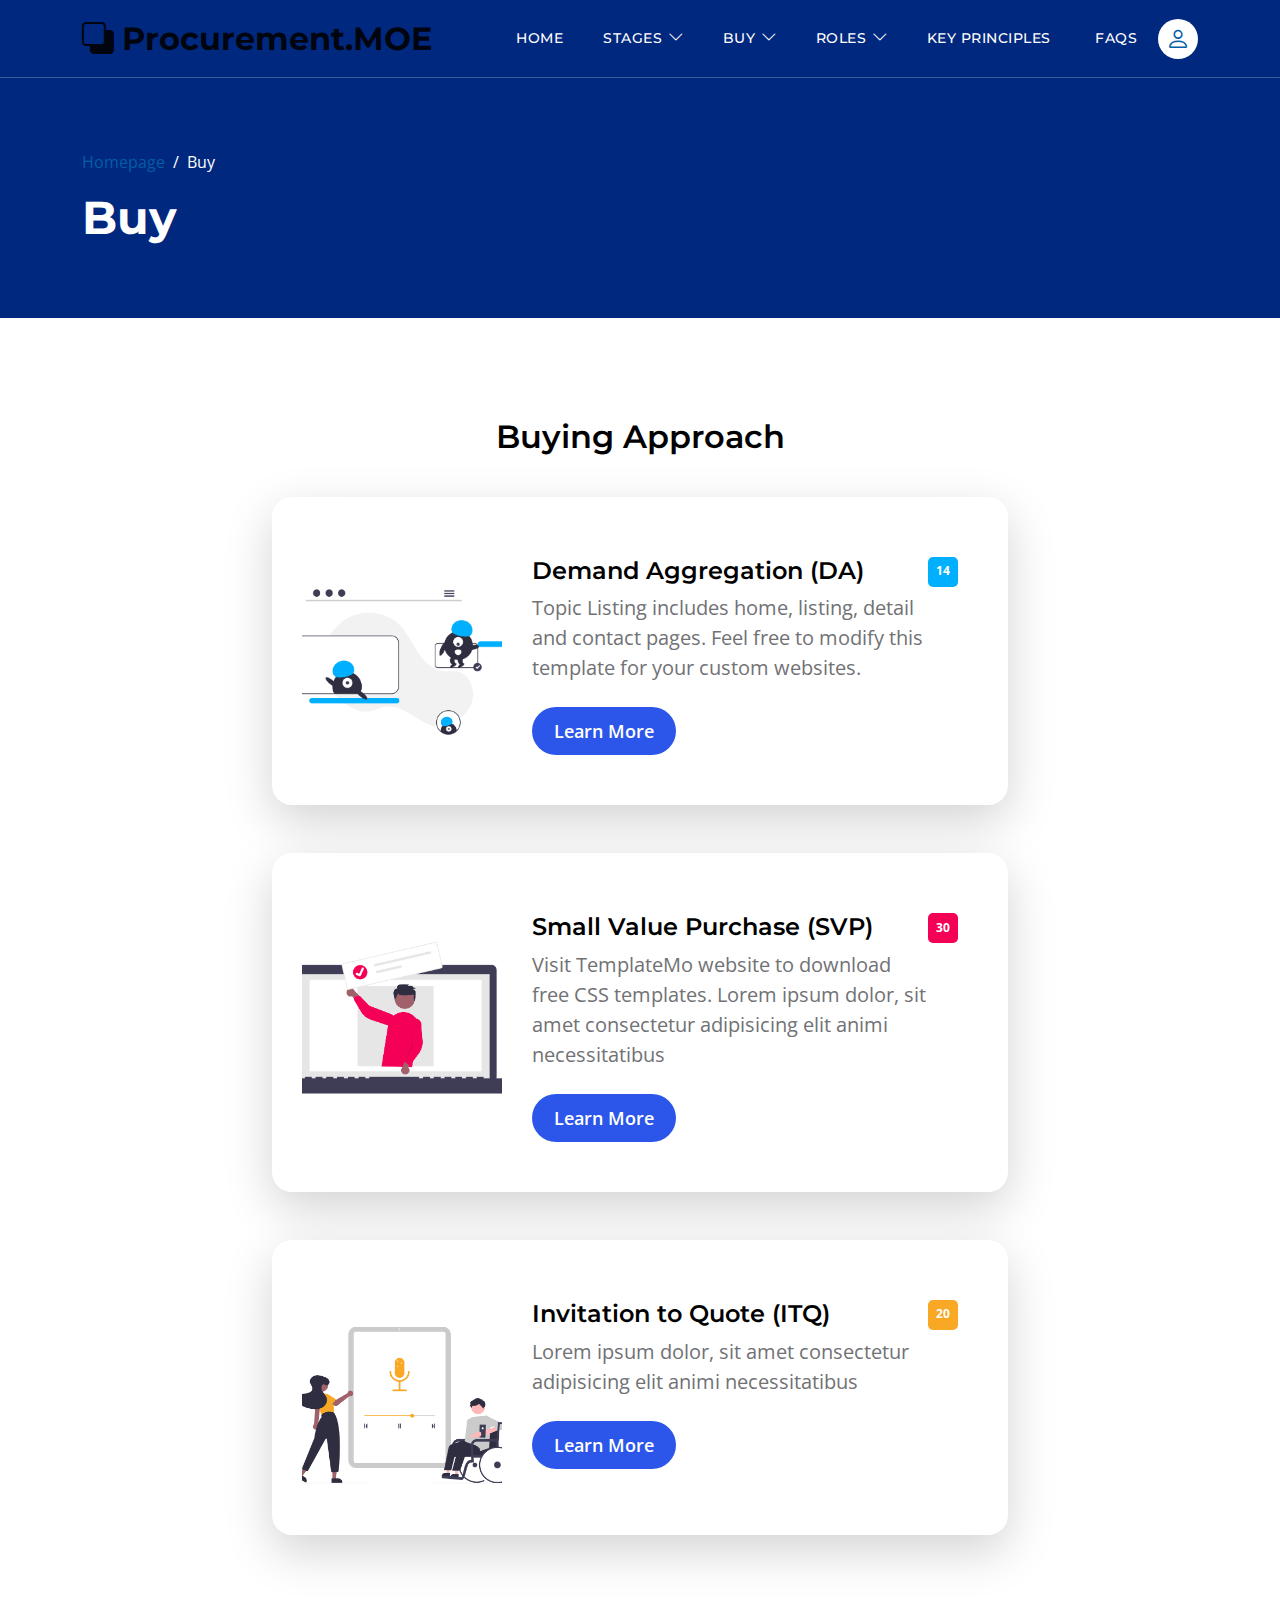
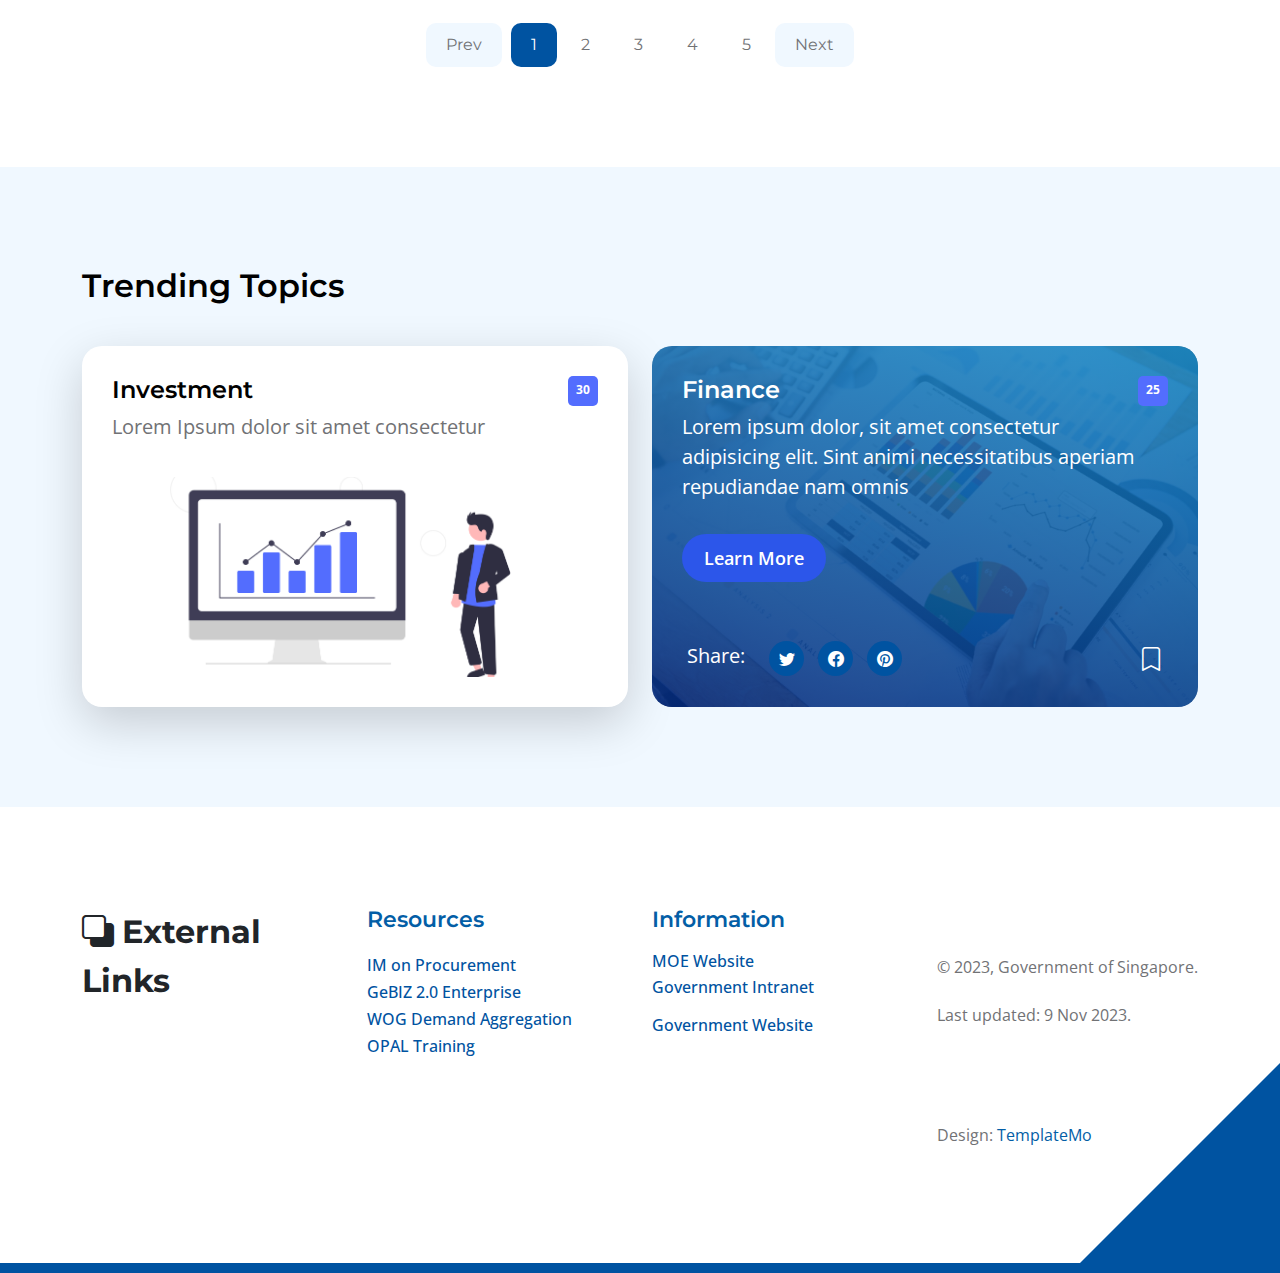
<file: buy.html>
<!doctype html>
<html lang="en">
    <head>
        <meta charset="utf-8">
        <meta name="viewport" content="width=device-width, initial-scale=1">

        <meta name="description" content="">
        <meta name="author" content="">

        <title>Topic Listing Page</title>

        <!-- CSS FILES -->        
        <link rel="preconnect" href="https://fonts.googleapis.com">
        
        <link rel="preconnect" href="https://fonts.gstatic.com" crossorigin>

        <link href="https://fonts.googleapis.com/css2?family=Montserrat:wght@500;600;700&family=Open+Sans&display=swap" rel="stylesheet">
                        
        <link href="css/bootstrap.min.css" rel="stylesheet">

        <link href="css/bootstrap-icons.css" rel="stylesheet">

        <link href="css/templatemo-topic-listing.css" rel="stylesheet">
<!--

TemplateMo 590 topic listing

https://templatemo.com/tm-590-topic-listing

-->
    </head>
    
    <body class="topics-listing-page" id="top">

        <main>

           <nav class="navbar navbar-expand-lg">
                <div class="container">
                    <a class="navbar-brand" href="index.html">
                        <i class="bi-back"></i>
                        <span>Procurement.MOE</span>
                    </a>

                    <div class="d-lg-none ms-auto me-4">
                        <a href="#top" class="navbar-icon bi-person smoothscroll"></a>
                    </div>
    
                    <button class="navbar-toggler" type="button" data-bs-toggle="collapse" data-bs-target="#navbarNav" aria-controls="navbarNav" aria-expanded="false" aria-label="Toggle navigation">
                        <span class="navbar-toggler-icon"></span>
                    </button>
    
                    <div class="collapse navbar-collapse" id="navbarNav">
                        <ul class="navbar-nav ms-lg-5 me-lg-auto">
                            <li class="nav-item">
                                <a class="nav-link click-scroll" href="index.html">Home</a>
                            </li>
							
							 <li class="nav-item dropdown">
                                <a class="nav-link dropdown-toggle" href="section_1" id="navbarLightDropdownMenuLink" role="button" data-bs-toggle="dropdown" aria-expanded="false">Stages</a>

                                <ul class="dropdown-menu dropdown-menu-light" aria-labelledby="navbarLightDropdownMenuLink">
                                    <li><a class="dropdown-item" href="topics-listing.html">Establishing Needs</a></li>
                                    <li><a class="dropdown-item" href="contact.html">Determining Procurement Approach</a></li>
									<li><a class="dropdown-item" href="contact.html">Specifying Requirements</a></li>
									<li><a class="dropdown-item" href="contact.html">Sourcing</a></li>
									<li><a class="dropdown-item" href="contact.html">Evaluating</a></li>
									<li><a class="dropdown-item" href="contact.html">Seeking Approvals</a></li>
									<li><a class="dropdown-item" href="contact.html">Contracting</a></li>
									<li><a class="dropdown-item" href="contact.html">Managing Contract</a></li>
                                </ul>
                            </li>

                         <li class="nav-item dropdown">
                                <a class="nav-link dropdown-toggle" href="section_2" id="navbarLightDropdownMenuLink" role="button" data-bs-toggle="dropdown" aria-expanded="false">Buy</a>
							 <ul class="dropdown-menu dropdown-menu-light" aria-labelledby="navbarLightDropdownMenuLink">
                                    <li><a class="dropdown-item" href="topics-listing.html">Demand Aggregation (DA) </a></li>
                                    <li><a class="dropdown-item" href="contact.html">Small Value Purchase (SVP) </a></li>
									<li><a class="dropdown-item" href="contact.html">Invitation To Quote (ITQ)</a></li>
									<li><a class="dropdown-item" href="contact.html">Invitation to Tender (ITT)</a></li>
								
                                </ul>
                              
                            </li>
							
							<li class="nav-item dropdown">
                                <a class="nav-link dropdown-toggle" href="section_2" id="navbarLightDropdownMenuLink" role="button" data-bs-toggle="dropdown" aria-expanded="false">Roles</a>
							 <ul class="dropdown-menu dropdown-menu-light" aria-labelledby="navbarLightDropdownMenuLink">
                                    <li><a class="dropdown-item" href="topics-listing.html">Requestor </a></li>
                                    <li><a class="dropdown-item" href="contact.html">Buyer </a></li>
									<li><a class="dropdown-item" href="contact.html">AO (AOR)</a></li>
									<li><a class="dropdown-item" href="contact.html">QRO/ QEP</a></li>
									<li><a class="dropdown-item" href="topics-listing.html">QAA </a></li>
                                    <li><a class="dropdown-item" href="contact.html">TAA </a></li>
									<li><a class="dropdown-item" href="contact.html">GRO</a></li>
									<li><a class="dropdown-item" href="contact.html">CO (Payment)</a></li>
								    <li><a class="dropdown-item" href="contact.html">AO (Payment)/ SAO</a></li>
                                </ul>
                              
                            </li>
    
                            <li class="nav-item">
                                <a class="nav-link click-scroll" href="6 principles.html">Key Principles&nbsp;</a>
                            </li>

                            <li class="nav-item">
                                <a class="nav-link click-scroll" href="7 FAQ topics-listing.html">FAQs</a>
                            </li>
    
                            

                           
                        </ul>

                        <div class="d-none d-lg-block">
                            <a href="#top" class="navbar-icon bi-person smoothscroll"></a>
                        </div>
                    </div>
                </div>
            </nav>


            <header class="site-header d-flex flex-column justify-content-center align-items-center">
                <div class="container">
                    <div class="row align-items-center">

                        <div class="col-lg-5 col-12">
                            <nav aria-label="breadcrumb">
                                <ol class="breadcrumb">
                                    <li class="breadcrumb-item"><a href="index.html">Homepage</a></li>

                                    <li class="breadcrumb-item active" aria-current="page">Buy</li>
                                </ol>
                            </nav>

                            <h2 class="text-white">Buy&nbsp;</h2>
                        </div>

                    </div>
                </div>
            </header>


            <section class="section-padding">
                <div class="container">
                    <div class="row">

                        <div class="col-lg-12 col-12 text-center">
                            <h3 class="mb-4">Buying Approach</h3>
                        </div>

                        <div class="col-lg-8 col-12 mt-3 mx-auto">
                            <div class="custom-block custom-block-topics-listing bg-white shadow-lg mb-5">
                                <div class="d-flex">
                                    <img src="images/topics/undraw_Remote_design_team_re_urdx.png" class="custom-block-image img-fluid" alt="">

                                    <div class="custom-block-topics-listing-info d-flex">
                                        <div>
                                            <h5 class="mb-2">Demand Aggregation (DA)&nbsp;</h5>

                                            <p class="mb-0">Topic Listing includes home, listing, detail and contact pages. Feel free to modify this template for your custom websites.</p>

                                            <a href="topics-detail.html" class="btn custom-btn mt-3 mt-lg-4">Learn More</a>
                                        </div>

                                        <span class="badge bg-design rounded-pill ms-auto">14</span>
                                    </div>
                                </div>
                            </div>

                            <div class="custom-block custom-block-topics-listing bg-white shadow-lg mb-5">
                                <div class="d-flex">
                                    <img src="images/topics/undraw_online_ad_re_ol62.png" class="custom-block-image img-fluid" alt="">

                                    <div class="custom-block-topics-listing-info d-flex">
                                        <div>
                                            <h5 class="mb-2">Small Value Purchase (SVP)</h5>

                                            <p class="mb-0">Visit TemplateMo website to download free CSS templates. Lorem ipsum dolor, sit amet consectetur adipisicing elit animi necessitatibus</p>

                                            <a href="topics-detail.html" class="btn custom-btn mt-3 mt-lg-4">Learn More</a>
                                        </div>

                                        <span class="badge bg-advertising rounded-pill ms-auto">30</span>
                                    </div>
                                </div>
                            </div>

                            <div class="custom-block custom-block-topics-listing bg-white shadow-lg mb-5">
                                <div class="d-flex">
                                    <img src="images/topics/undraw_Podcast_audience_re_4i5q.png" class="custom-block-image img-fluid" alt="">

                                    <div class="custom-block-topics-listing-info d-flex">
                                        <div>
                                            <h5 class="mb-2">Invitation to Quote (ITQ)&nbsp;</h5>

                                            <p class="mb-0">Lorem ipsum dolor, sit amet consectetur adipisicing elit animi necessitatibus</p>

                                            <a href="topics-detail.html" class="btn custom-btn mt-3 mt-lg-4">Learn More</a>
                                        </div>

                                        <span class="badge bg-music rounded-pill ms-auto">20</span>
                                    </div>
                                </div>
                            </div>
                        </div>

                        <div class="col-lg-12 col-12">
                            <nav aria-label="Page navigation example">
                                <ul class="pagination justify-content-center mb-0">
                                    <li class="page-item">
                                        <a class="page-link" href="#" aria-label="Previous">
                                            <span aria-hidden="true">Prev</span>
                                        </a>
                                    </li>

                                    <li class="page-item active" aria-current="page">
                                        <a class="page-link" href="#">1</a>
                                    </li>
                                    
                                    <li class="page-item">
                                        <a class="page-link" href="#">2</a>
                                    </li>
                                    
                                    <li class="page-item">
                                        <a class="page-link" href="#">3</a>
                                    </li>

                                    <li class="page-item">
                                        <a class="page-link" href="#">4</a>
                                    </li>

                                    <li class="page-item">
                                        <a class="page-link" href="#">5</a>
                                    </li>
                                    
                                    <li class="page-item">
                                        <a class="page-link" href="#" aria-label="Next">
                                            <span aria-hidden="true">Next</span>
                                        </a>
                                    </li>
                                </ul>
                            </nav>
                        </div>

                    </div>
                </div>
            </section>


            <section class="section-padding section-bg">
                <div class="container">
                    <div class="row">

                        <div class="col-lg-12 col-12">
                            <h3 class="mb-4">Trending Topics</h3>
                        </div>

                        <div class="col-lg-6 col-md-6 col-12 mt-3 mb-4 mb-lg-0">
                            <div class="custom-block bg-white shadow-lg">
                                <a href="topics-detail.html">
                                    <div class="d-flex">
                                        <div>
                                            <h5 class="mb-2">Investment</h5>

                                            <p class="mb-0">Lorem Ipsum dolor sit amet consectetur</p>
                                        </div>

                                        <span class="badge bg-finance rounded-pill ms-auto">30</span>
                                    </div>

                                    <img src="images/topics/undraw_Finance_re_gnv2.png" class="custom-block-image img-fluid" alt="">
                                </a>
                            </div>
                        </div>

                        <div class="col-lg-6 col-md-6 col-12 mt-lg-3">
                            <div class="custom-block custom-block-overlay">
                                <div class="d-flex flex-column h-100">
                                    <img src="images/businesswoman-using-tablet-analysis.jpg" class="custom-block-image img-fluid" alt="">

                                    <div class="custom-block-overlay-text d-flex">
                                        <div>
                                            <h5 class="text-white mb-2">Finance</h5>

                                            <p class="text-white">Lorem ipsum dolor, sit amet consectetur adipisicing elit. Sint animi necessitatibus aperiam repudiandae nam omnis</p>

                                            <a href="topics-detail.html" class="btn custom-btn mt-2 mt-lg-3">Learn More</a>
                                        </div>

                                        <span class="badge bg-finance rounded-pill ms-auto">25</span>
                                    </div>

                                    <div class="social-share d-flex">
                                        <p class="text-white me-4">Share:</p>

                                        <ul class="social-icon">
                                            <li class="social-icon-item">
                                                <a href="#" class="social-icon-link bi-twitter"></a>
                                            </li>

                                            <li class="social-icon-item">
                                                <a href="#" class="social-icon-link bi-facebook"></a>
                                            </li>

                                            <li class="social-icon-item">
                                                <a href="#" class="social-icon-link bi-pinterest"></a>
                                            </li>
                                        </ul>

                                        <a href="#" class="custom-icon bi-bookmark ms-auto"></a>
                                    </div>

                                    <div class="section-overlay"></div>
                                </div>
                            </div>
                        </div>

                    </div>
                </div>
            </section>
        </main>

		<footer class="site-footer section-padding">
            <div class="container">
                <div class="row">

                    <div class="col-lg-3 col-12 mb-4 pb-2">
                        <a class="navbar-brand mb-2" href="index.html">
                            <i class="bi-back"></i>
                            <span>External<br>
                            Links&nbsp; <br>
                            </span>
                        </a>
                    </div>

                    <div class="col-lg-3 col-md-4 col-6">
                        <h6 class="site-footer-title mb-3">Resources</h6>

                        <ul class="site-footer-links">
                            <li class="site-footer-link-item">
                                <a href="#" class="site-footer-link">IM on Procurement&nbsp;</a>
                            </li>

                            <li class="site-footer-link-item">
                                <a href="#" class="site-footer-link">GeBIZ 2.0 Enterprise</a>
                            </li>

                            <li class="site-footer-link-item">
                                <a href="#" class="site-footer-link">WOG Demand Aggregation</a>
                            </li>

                            <li class="site-footer-link-item">
                                <a href="#" class="site-footer-link">OPAL Training&nbsp;</a>
                            </li>
                        </ul>
                    </div>

                    <div class="col-lg-3 col-md-4 col-6 mb-4 mb-lg-0">
                        <h6 class="site-footer-title mb-3">Information</h6>

                        <p class="text-white d-flex mb-1">
                            <a href="tel: 305-240-9671" class="site-footer-link">
                          MOE Website&nbsp; </a>
                        </p>

                      <p class="text-white d-flex"> <a href="mailto:info@company.com" class="site-footer-link"> Government Intranet&nbsp;</a> </p>
						<p class="text-white d-flex"> <a href="mailto:info@company.com" class="site-footer-link"> Government Website&nbsp;</a> </p>
                      <p class="text-white d-flex">&nbsp;</p>
                    </div>

                    <div class="col-lg-3 col-md-4 col-12 mt-4 mt-lg-0 ms-auto">
                      <p class="copyright-text mt-lg-5 mt-4">© 2023, Government of Singapore. <br>
                        <br>
                      Last updated: 9 Nov 2023.&nbsp; &nbsp;&nbsp;</p>
                        <p class="copyright-text mt-lg-5 mt-4"> <br>
                          <br>
                          Design: <a rel="nofollow" href="https://templatemo.com" target="_blank">TemplateMo</a></p>
                    </div>

                </div>
            </div>
        </footer>

        <!-- JAVASCRIPT FILES -->
        <script src="js/jquery.min.js"></script>
        <script src="js/bootstrap.bundle.min.js"></script>
        <script src="js/jquery.sticky.js"></script>
        <script src="js/custom.js"></script>

    </body>
</html>
</file>
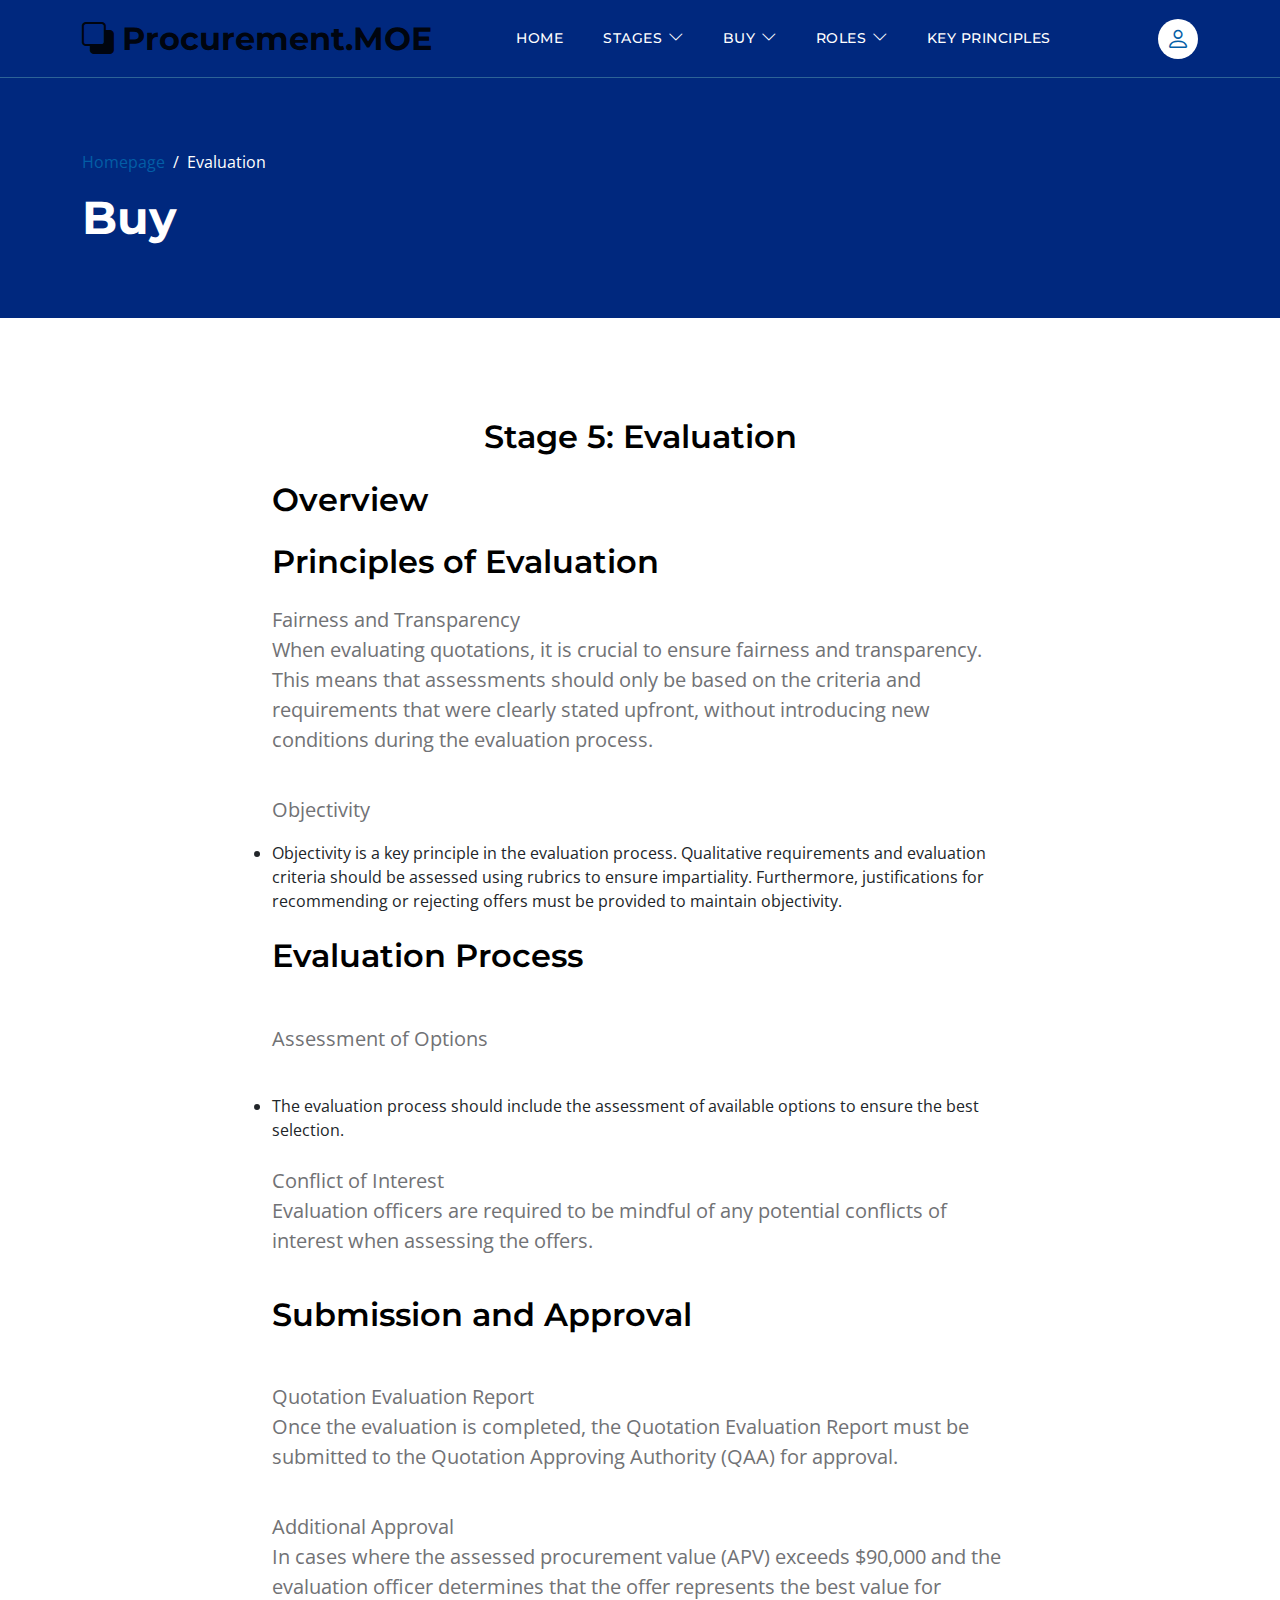
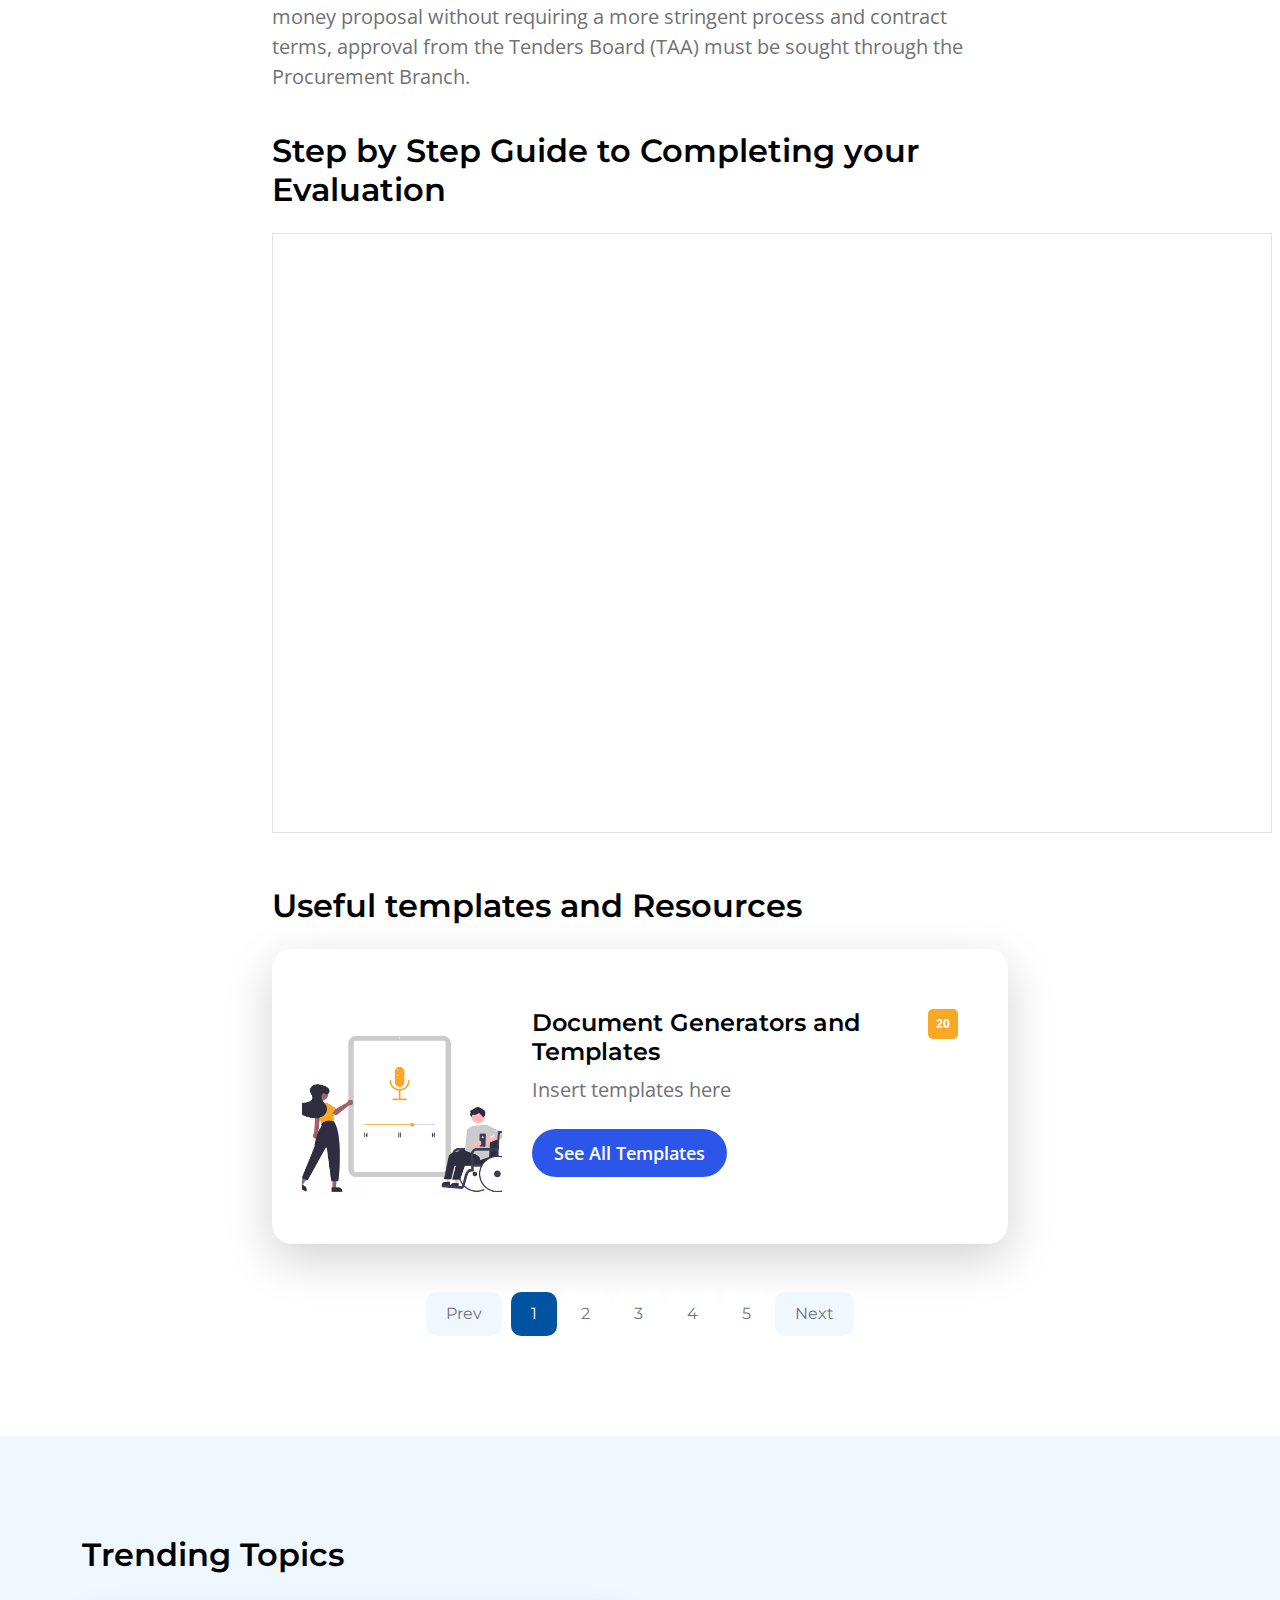
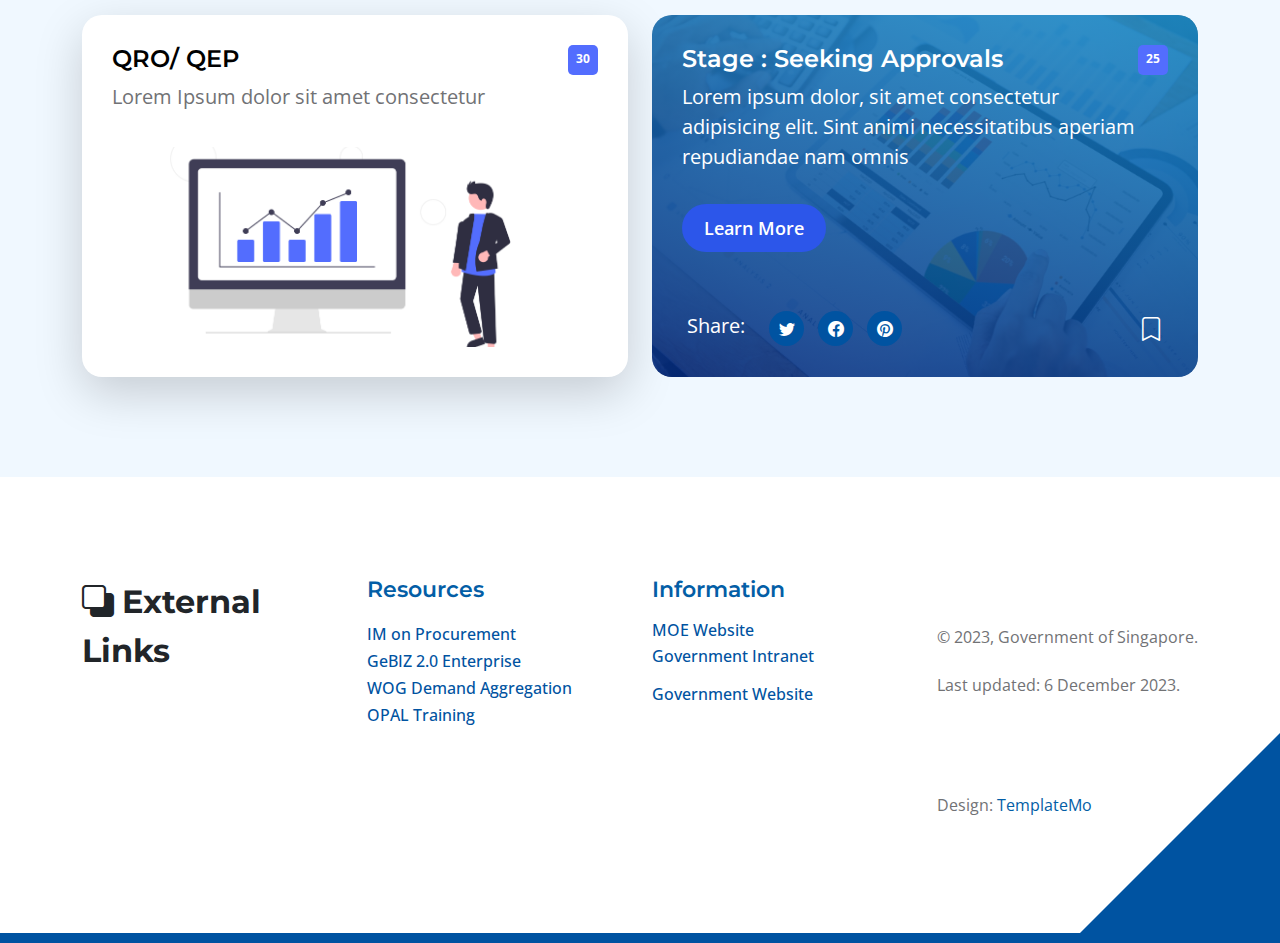
<file: evaluation.html>
<!doctype html>
<html lang="en">
    <head>
        <meta charset="utf-8">
        <meta name="viewport" content="width=device-width, initial-scale=1">

        <meta name="description" content="">
        <meta name="author" content="">

        <title>Topic Listing Page</title>

        <!-- CSS FILES -->        
        <link rel="preconnect" href="https://fonts.googleapis.com">
        
        <link rel="preconnect" href="https://fonts.gstatic.com" crossorigin>

        <link href="https://fonts.googleapis.com/css2?family=Montserrat:wght@500;600;700&family=Open+Sans&display=swap" rel="stylesheet">
                        
        <link href="css/bootstrap.min.css" rel="stylesheet">

        <link href="css/bootstrap-icons.css" rel="stylesheet">

        <link href="css/templatemo-topic-listing.css" rel="stylesheet">
<!--

TemplateMo 590 topic listing

https://templatemo.com/tm-590-topic-listing

-->
    </head>
    
    <body class="topics-listing-page" id="top">

        <main>

           <nav class="navbar navbar-expand-lg">
                <div class="container">
                    <a class="navbar-brand" href="index.html">
                        <i class="bi-back"></i>
                        <span>Procurement.MOE</span>
                    </a>

                    <div class="d-lg-none ms-auto me-4">
                        <a href="#top" class="navbar-icon bi-person smoothscroll"></a>
                    </div>
    
                    <button class="navbar-toggler" type="button" data-bs-toggle="collapse" data-bs-target="#navbarNav" aria-controls="navbarNav" aria-expanded="false" aria-label="Toggle navigation">
                        <span class="navbar-toggler-icon"></span>
                    </button>
    
                    <div class="collapse navbar-collapse" id="navbarNav">
                        <ul class="navbar-nav ms-lg-5 me-lg-auto">
                            <li class="nav-item">
                                <a class="nav-link click-scroll" href="index.html">Home</a>
                            </li>
							
							 <li class="nav-item dropdown">
                                <a class="nav-link dropdown-toggle" href="stages.html" id="navbarLightDropdownMenuLink" role="button" data-bs-toggle="dropdown" aria-expanded="false">Stages</a>

                                <ul class="dropdown-menu dropdown-menu-light" aria-labelledby="navbarLightDropdownMenuLink">
                                    <li><a class="dropdown-item" href="needs.html">Establishing Needs</a></li>
                                    <li><a class="dropdown-item" href="approach.html">Determining Procurement Approach</a></li>
									<li><a class="dropdown-item" href="requirements.html">Specifying Requirements</a></li>
									<li><a class="dropdown-item" href="sourcing.html">Sourcing</a></li>
									<li><a class="dropdown-item" href="evaluation.html">Evaluating</a></li>
									<li><a class="dropdown-item" href="approvals.html">Seeking Approvals</a></li>
									<li><a class="dropdown-item" href="contracting.html">Contracting</a></li>
									<li><a class="dropdown-item" href="managing.html">Managing Contract</a></li>
                                </ul>
                            </li>

                         <li class="nav-item dropdown">
                                <a class="nav-link dropdown-toggle" href="section_2" id="navbarLightDropdownMenuLink" role="button" data-bs-toggle="dropdown" aria-expanded="false">Buy</a>
							 <ul class="dropdown-menu dropdown-menu-light" aria-labelledby="navbarLightDropdownMenuLink">
                                    <li><a class="dropdown-item" href="da.html">Demand Aggregation (DA) </a></li>
                                    <li><a class="dropdown-item" href="svp.html">Small Value Purchase (SVP) </a></li>
									<li><a class="dropdown-item" href="itq.html">Invitation To Quote (ITQ)</a></li>
									<li><a class="dropdown-item" href="itt.html">Invitation to Tender (ITT)</a></li>
								
                                </ul>
                              
                            </li>
							
							<li class="nav-item dropdown">
                                <a class="nav-link dropdown-toggle" href="section_2" id="navbarLightDropdownMenuLink" role="button" data-bs-toggle="dropdown" aria-expanded="false">Roles</a>
							 <ul class="dropdown-menu dropdown-menu-light" aria-labelledby="navbarLightDropdownMenuLink">
                                    <li><a class="dropdown-item" href="requestor.html">Requestor </a></li>
                                    <li><a class="dropdown-item" href="buyer.html">Buyer </a></li>
									<li><a class="dropdown-item" href="aoaor.html">AO (AOR)</a></li>
									<li><a class="dropdown-item" href="qroqep.html">QRO/ QEP</a></li>
									<li><a class="dropdown-item" href="qaa.html">QAA </a></li>
                                    <li><a class="dropdown-item" href="taa.html">TAA </a></li>
									<li><a class="dropdown-item" href="gro.html">GRO</a></li>
									<li><a class="dropdown-item" href="copayment.html">CO (Payment)</a></li>
								    <li><a class="dropdown-item" href="aopaymentsao.html">AO (Payment)/ SAO</a></li>
                                </ul>
                              
                            </li>
    
                            <li class="nav-item">
                                <a class="nav-link click-scroll" href="#section_4">Key Principles&nbsp;</a>
                            </li>


    
                            

                           
                        </ul>

                        <div class="d-none d-lg-block">
                            <a href="#top" class="navbar-icon bi-person smoothscroll"></a>
                        </div>
                    </div>
                </div>
            </nav>


            <header class="site-header d-flex flex-column justify-content-center align-items-center">
                <div class="container">
                    <div class="row align-items-center">

                        <div class="col-lg-5 col-12">
                            <nav aria-label="breadcrumb">
                                <ol class="breadcrumb">
                                    <li class="breadcrumb-item"><a href="index.html">Homepage</a></li>

                                    <li class="breadcrumb-item active" aria-current="page">Evaluation&nbsp;</li>
                                </ol>
                            </nav>

                            <h2 class="text-white">Buy&nbsp;</h2>
                        </div>

                    </div>
                </div>
            </header>


            <section class="section-padding">
                <div class="container">
                    <div class="row">

                        <div class="col-lg-12 col-12 text-center">
                            <h3 class="mb-4">Stage 5: Evaluation</h3>
                        </div>
						
						<div class="col-lg-8 col-12 m-auto">
                            <h3 class="mb-4">Overview</h3>

							
							 <h3 class="mb-4">Principles of Evaluation</h3> 
							  <p>Fairness and Transparency <br>When evaluating quotations, it is crucial to ensure fairness and transparency. This means that assessments should only be based on the criteria and requirements that were clearly stated upfront, without introducing new conditions during the evaluation process.</p><br>
 
							<p> Objectivity <br> </p><li>Objectivity is a key principle in the evaluation process. Qualitative requirements and evaluation criteria should be assessed using rubrics to ensure impartiality. Furthermore, justifications for recommending or rejecting offers must be provided to maintain objectivity.</li><br>
 
							<h3 class="mb-4">Evaluation Process</h3><br>
 
							<p>Assessment of Options</p><br><li>The evaluation process should include the assessment of available options to ensure the best selection.</li><br>
 

 
							<p>Conflict of Interest <br>Evaluation officers are required to be mindful of any potential conflicts of interest when assessing the offers.</p><br>
 							
							<h3 class="mb-4">Submission and Approval</h3><br>

 
							<p>Quotation Evaluation Report <br>Once the evaluation is completed, the Quotation Evaluation Report must be submitted to the Quotation Approving Authority (QAA) for approval.</p><br>
 
							<p>Additional Approval <br> In cases where the assessed procurement value (APV) exceeds $90,000 and the evaluation officer determines that the offer represents the best value for money proposal without requiring a more stringent process and contract terms, approval from the Tenders Board (TAA) must be sought through the Procurement Branch.</p> <br>
 

						<h3 class="mb-4">Step by Step Guide to Completing your Evaluation</h3>
						<iframe style="border: 1px solid rgba(0, 0, 0, 0.1);" width="1000" height="600" src="https://www.figma.com/embed?embed_host=share&url=https%3A%2F%2Fwww.figma.com%2Ffile%2FL9RrFQ3cU3NvEThCzKb5Zs%2FFlow-chart-(Community)%3Ftype%3Dwhiteboard%26node-id%3D904%253A166%26t%3DnT9ZYY0HfV2MnqTG-1" allowfullscreen></iframe>
							
							<br>
							
							<br><br><h3 class="mb-4">Useful templates and Resources</h3>
							
							<div class="custom-block custom-block-topics-listing bg-white shadow-lg mb-5">
                                <div class="d-flex">
                                    <img src="images/topics/undraw_Podcast_audience_re_4i5q.png" class="custom-block-image img-fluid" alt="">

                                    <div class="custom-block-topics-listing-info d-flex">
                                        <div>
                                            <h5 class="mb-2">Document Generators and Templates&nbsp;</h5>

                                            <p class="mb-0">Insert templates here</p>

                                          <a href="1 main_index.html" class="btn custom-btn mt-3 mt-lg-4">See All Templates</a>
                                        </div>

                                        <span class="badge bg-music rounded-pill ms-auto">20</span>
                                    </div>
                                </div>
                            </div>
							<div class="col-lg-12 col-12">
                            <nav aria-label="Page navigation example">
                                <ul class="pagination justify-content-center mb-0">
                                    <li class="page-item">
                                        <a class="page-link" href="#" aria-label="Previous">
                                            <span aria-hidden="true">Prev</span>
                                        </a>
                                    </li>

                                    <li class="page-item active" aria-current="page">
                                        <a class="page-link" href="#">1</a>
                                    </li>
                                    
                                    <li class="page-item">
                                        <a class="page-link" href="#">2</a>
                                    </li>
                                    
                                    <li class="page-item">
                                        <a class="page-link" href="#">3</a>
                                    </li>

                                    <li class="page-item">
                                        <a class="page-link" href="#">4</a>
                                    </li>

                                    <li class="page-item">
                                        <a class="page-link" href="#">5</a>
                                    </li>
                                    
                                    <li class="page-item">
                                        <a class="page-link" href="#" aria-label="Next">
                                            <span aria-hidden="true">Next</span>
                                        </a>
                                    </li>
                                </ul>
                            </nav>
                        </div>

                    </div>
                </div>
            </section>


            <section class="section-padding section-bg">
                <div class="container">
                    <div class="row">

                        <div class="col-lg-12 col-12">
                            <h3 class="mb-4">Trending Topics</h3>
                        </div>

                        <div class="col-lg-6 col-md-6 col-12 mt-3 mb-4 mb-lg-0">
                            <div class="custom-block bg-white shadow-lg">
                                <a href="topics-detail.html">
                                    <div class="d-flex">
                                        <div>
                                            <h5 class="mb-2">QRO/ QEP</h5>

                                            <p class="mb-0">Lorem Ipsum dolor sit amet consectetur</p>
                                        </div>

                                        <span class="badge bg-finance rounded-pill ms-auto">30</span>
                                    </div>

                                    <img src="images/topics/undraw_Finance_re_gnv2.png" class="custom-block-image img-fluid" alt="">
                                </a>
                            </div>
                        </div>

                        <div class="col-lg-6 col-md-6 col-12 mt-lg-3">
                            <div class="custom-block custom-block-overlay">
                                <div class="d-flex flex-column h-100">
                                    <img src="images/businesswoman-using-tablet-analysis.jpg" class="custom-block-image img-fluid" alt="">

                                    <div class="custom-block-overlay-text d-flex">
                                        <div>
                                            <h5 class="text-white mb-2">Stage : Seeking Approvals</h5>

                                            <p class="text-white">Lorem ipsum dolor, sit amet consectetur adipisicing elit. Sint animi necessitatibus aperiam repudiandae nam omnis</p>

                                            <a href="topics-detail.html" class="btn custom-btn mt-2 mt-lg-3">Learn More</a>
                                        </div>

                                        <span class="badge bg-finance rounded-pill ms-auto">25</span>
                                    </div>

                                    <div class="social-share d-flex">
                                        <p class="text-white me-4">Share:</p>

                                        <ul class="social-icon">
                                            <li class="social-icon-item">
                                                <a href="#" class="social-icon-link bi-twitter"></a>
                                            </li>

                                            <li class="social-icon-item">
                                                <a href="#" class="social-icon-link bi-facebook"></a>
                                            </li>

                                            <li class="social-icon-item">
                                                <a href="#" class="social-icon-link bi-pinterest"></a>
                                            </li>
                                        </ul>

                                        <a href="#" class="custom-icon bi-bookmark ms-auto"></a>
                                    </div>

                                    <div class="section-overlay"></div>
                                </div>
                            </div>
                        </div>

                    </div>
                </div>
            </section>
        </main>

		<footer class="site-footer section-padding">
            <div class="container">
                <div class="row">

                    <div class="col-lg-3 col-12 mb-4 pb-2">
                        <a class="navbar-brand mb-2" href="index.html">
                            <i class="bi-back"></i>
                            <span>External<br>
                            Links&nbsp; <br>
                            </span>
                        </a>
                    </div>

                    <div class="col-lg-3 col-md-4 col-6">
                        <h6 class="site-footer-title mb-3">Resources</h6>

                        <ul class="site-footer-links">
                            <li class="site-footer-link-item">
                                <a href="#" class="site-footer-link">IM on Procurement&nbsp;</a>
                            </li>

                            <li class="site-footer-link-item">
                                <a href="#" class="site-footer-link">GeBIZ 2.0 Enterprise</a>
                            </li>

                            <li class="site-footer-link-item">
                                <a href="#" class="site-footer-link">WOG Demand Aggregation</a>
                            </li>

                            <li class="site-footer-link-item">
                                <a href="#" class="site-footer-link">OPAL Training&nbsp;</a>
                            </li>
                        </ul>
                    </div>

                    <div class="col-lg-3 col-md-4 col-6 mb-4 mb-lg-0">
                        <h6 class="site-footer-title mb-3">Information</h6>

                        <p class="text-white d-flex mb-1">
                            <a href="tel: 305-240-9671" class="site-footer-link">
                          MOE Website&nbsp; </a>
                        </p>

                      <p class="text-white d-flex"> <a href="mailto:info@company.com" class="site-footer-link"> Government Intranet&nbsp;</a> </p>
						<p class="text-white d-flex"> <a href="mailto:info@company.com" class="site-footer-link"> Government Website&nbsp;</a> </p>
                      <p class="text-white d-flex">&nbsp;</p>
                    </div>

                    <div class="col-lg-3 col-md-4 col-12 mt-4 mt-lg-0 ms-auto">
                      <p class="copyright-text mt-lg-5 mt-4">© 2023, Government of Singapore. <br>
                        <br>
                      Last updated: 6 December 2023.&nbsp; &nbsp;&nbsp;</p>
                        <p class="copyright-text mt-lg-5 mt-4"> <br>
                          <br>
                          Design: <a rel="nofollow" href="https://templatemo.com" target="_blank">TemplateMo</a></p>
                    </div>

                </div>
            </div>
        </footer>

        <!-- JAVASCRIPT FILES -->
        <script src="js/jquery.min.js"></script>
        <script src="js/bootstrap.bundle.min.js"></script>
        <script src="js/jquery.sticky.js"></script>
        <script src="js/custom.js"></script>

    </body>
</html>
</file>
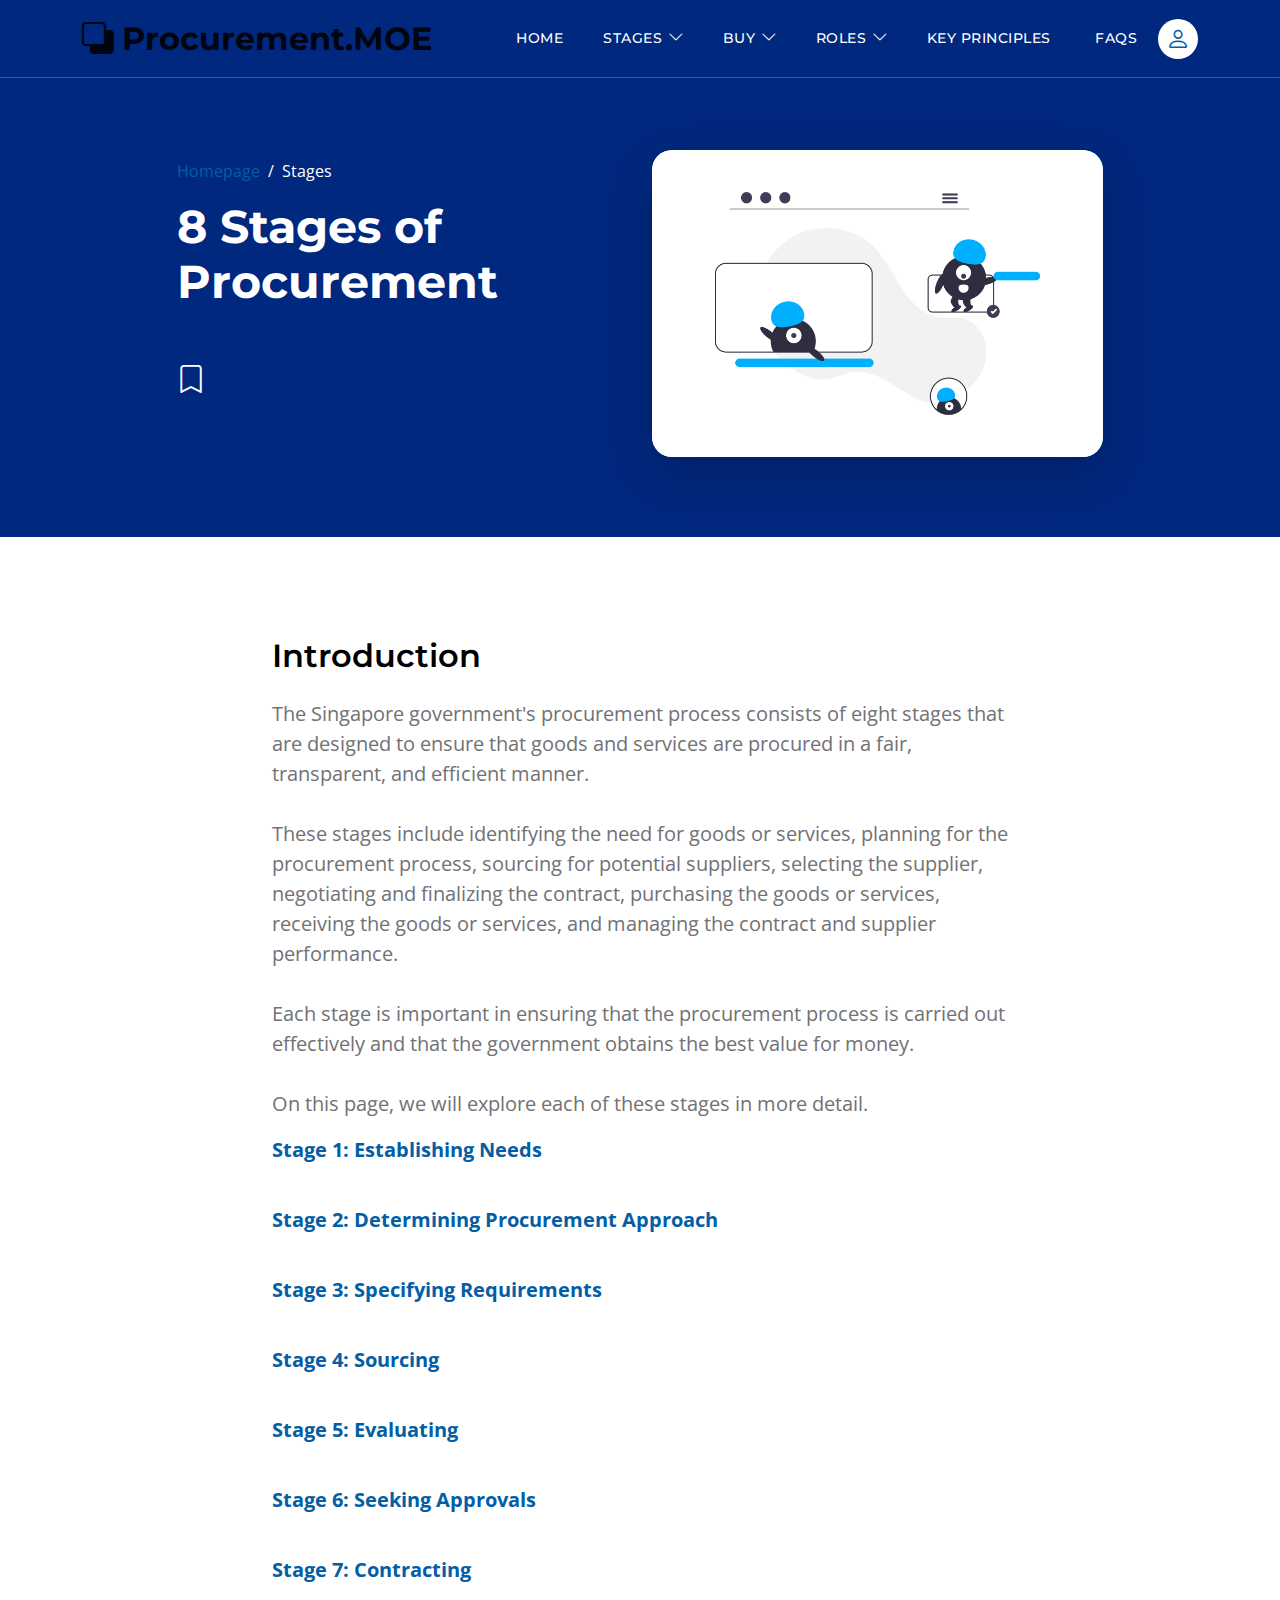
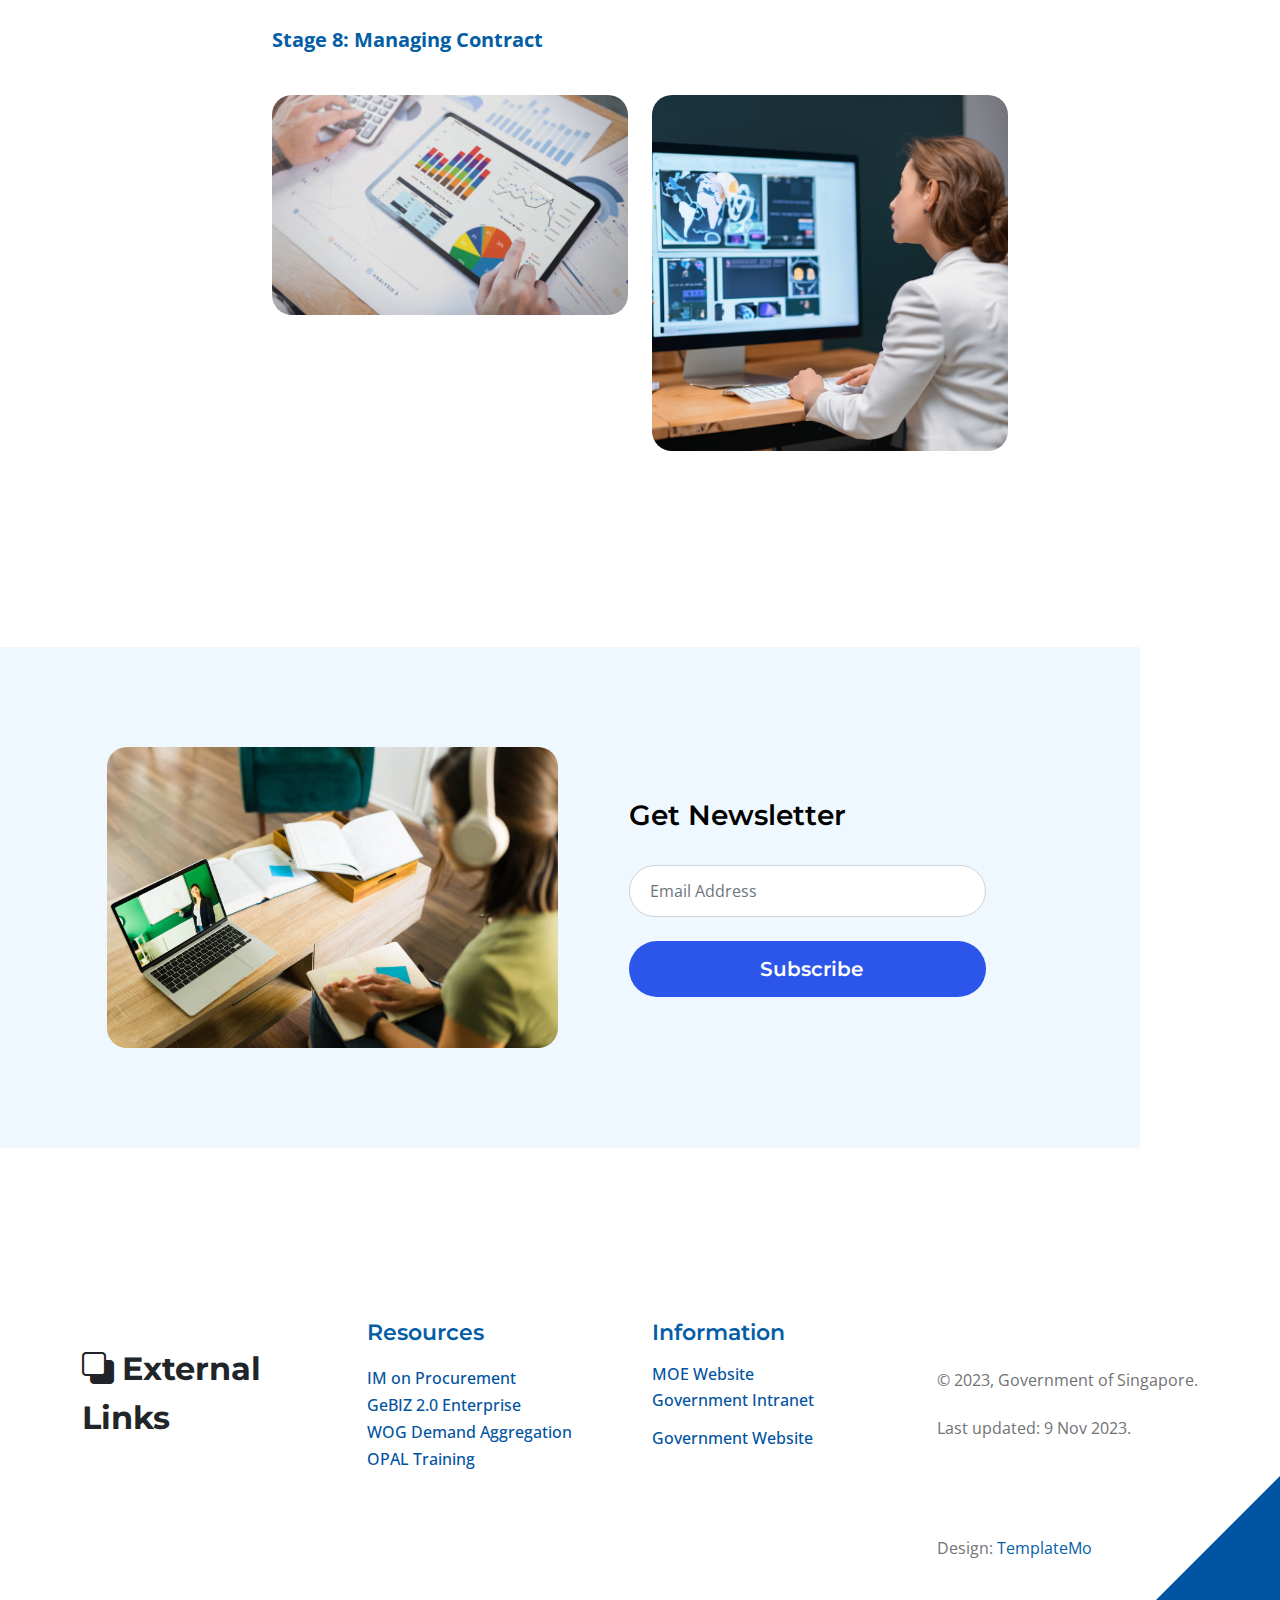
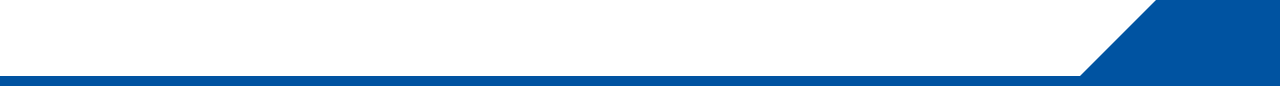
<file: needs.html>
<!doctype html>
<html lang="en">
    <head>
        <meta charset="utf-8">
        <meta name="viewport" content="width=device-width, initial-scale=1">

        <meta name="description" content="">
        <meta name="author" content="">

        <title>Topic Detail Page</title>

        <!-- CSS FILES -->        
        <link rel="preconnect" href="https://fonts.googleapis.com">
        
        <link rel="preconnect" href="https://fonts.gstatic.com" crossorigin>

        <link href="https://fonts.googleapis.com/css2?family=Montserrat:wght@500;600;700&family=Open+Sans&display=swap" rel="stylesheet">
                        
        <link href="css/bootstrap.min.css" rel="stylesheet">

        <link href="css/bootstrap-icons.css" rel="stylesheet">

        <link href="css/templatemo-topic-listing.css" rel="stylesheet">
<!--

TemplateMo 590 topic listing

https://templatemo.com/tm-590-topic-listing

-->
    </head>
    
    <body id="top">

        <main>

            <nav class="navbar navbar-expand-lg">
                <div class="container">
                    <a class="navbar-brand" href="1 main_index.html">
                        <i class="bi-back"></i>
                        <span>Procurement.MOE</span>
                    </a>

                    <div class="d-lg-none ms-auto me-4">
                        <a href="#top" class="navbar-icon bi-person smoothscroll"></a>
                    </div>
    
                    <button class="navbar-toggler" type="button" data-bs-toggle="collapse" data-bs-target="#navbarNav" aria-controls="navbarNav" aria-expanded="false" aria-label="Toggle navigation">
                        <span class="navbar-toggler-icon"></span>
                    </button>
    
                    <div class="collapse navbar-collapse" id="navbarNav">
                        <ul class="navbar-nav ms-lg-5 me-lg-auto">
                            <li class="nav-item">
                                <a class="nav-link click-scroll" href="1 main_index.html">Home</a>
                            </li>
							
							 <li class="nav-item dropdown">
                                <a class="nav-link dropdown-toggle" href="2 stages of procurement_main.html" id="navbarLightDropdownMenuLink" role="button" data-bs-toggle="dropdown" aria-expanded="false">Stages</a>

                                <ul class="dropdown-menu dropdown-menu-light" aria-labelledby="navbarLightDropdownMenuLink">
                                    <li><a class="dropdown-item" href="topics-listing.html">1 Establishing Needs</a></li>
                                    <li><a class="dropdown-item" href="contact.html">2 Determining Procurement Approach</a></li>
									<li><a class="dropdown-item" href="contact.html">3 Specifying Requirements</a></li>
									<li><a class="dropdown-item" href="contact.html">4 Sourcing</a></li>
									<li><a class="dropdown-item" href="contact.html">5 Evaluating</a></li>
									<li><a class="dropdown-item" href="contact.html">6 Seeking Approvals</a></li>
									<li><a class="dropdown-item" href="contact.html">7 Contracting</a></li>
									<li><a class="dropdown-item" href="contact.html">8 Managing Contract</a></li>
                                </ul>
                            </li>

                         <li class="nav-item dropdown">
                                <a class="nav-link dropdown-toggle" href="section_2" id="navbarLightDropdownMenuLink" role="button" data-bs-toggle="dropdown" aria-expanded="false">Buy</a>
							 <ul class="dropdown-menu dropdown-menu-light" aria-labelledby="navbarLightDropdownMenuLink">
                                    <li><a class="dropdown-item" href="topics-listing.html">Demand Aggregation (DA) </a></li>
                                    <li><a class="dropdown-item" href="contact.html">Small Value Purchase (SVP) </a></li>
									<li><a class="dropdown-item" href="contact.html">Invitation To Quote (ITQ)</a></li>
									<li><a class="dropdown-item" href="contact.html">Invitation to Tender (ITT)</a></li>
								
                                </ul>
                              
                            </li>
							
							<li class="nav-item dropdown">
                                <a class="nav-link dropdown-toggle" href="section_2" id="navbarLightDropdownMenuLink" role="button" data-bs-toggle="dropdown" aria-expanded="false">Roles</a>
							 <ul class="dropdown-menu dropdown-menu-light" aria-labelledby="navbarLightDropdownMenuLink">
                                    <li><a class="dropdown-item" href="topics-listing.html">Requestor </a></li>
                                    <li><a class="dropdown-item" href="contact.html">Buyer </a></li>
									<li><a class="dropdown-item" href="contact.html">AO (AOR)</a></li>
									<li><a class="dropdown-item" href="contact.html">QRO/ QEP</a></li>
									<li><a class="dropdown-item" href="topics-listing.html">QAA </a></li>
                                    <li><a class="dropdown-item" href="contact.html">TAA </a></li>
									<li><a class="dropdown-item" href="contact.html">GRO</a></li>
									<li><a class="dropdown-item" href="contact.html">CO (Payment)</a></li>
								    <li><a class="dropdown-item" href="contact.html">AO (Payment)/ SAO</a></li>
                                </ul>
                              
                            </li>
    
                            <li class="nav-item">
                                <a class="nav-link click-scroll" href="#section_4">Key Principles&nbsp;</a>
                            </li>

                            <li class="nav-item">
                                <a class="nav-link click-scroll" href="#section_4">FAQs</a>
                            </li>
    
                            

                           
                        </ul>

                        <div class="d-none d-lg-block">
                            <a href="#top" class="navbar-icon bi-person smoothscroll"></a>
                        </div>
                    </div>
                </div>
            </nav>
            

            <header class="site-header d-flex flex-column justify-content-center align-items-center">
                <div class="container">
                    <div class="row justify-content-center align-items-center">

                        <div class="col-lg-5 col-12 mb-5">
                            <nav aria-label="breadcrumb">
                                <ol class="breadcrumb">
                                    <li class="breadcrumb-item"><a href="index.html">Homepage</a></li>

                                    <li class="breadcrumb-item active" aria-current="page">Stages</li>
                                </ol>
                            </nav>

                            <h2 class="text-white"> 8 Stages of Procurement</h2>

                            <div class="d-flex align-items-center mt-5">
                                <a href="#top" class="custom-icon bi-bookmark smoothscroll"></a>
                            </div>
                        </div>

                        <div class="col-lg-5 col-12">
                            <div class="topics-detail-block bg-white shadow-lg">
                                <img src="images/topics/undraw_Remote_design_team_re_urdx.png" class="topics-detail-block-image img-fluid">
                            </div>
                        </div>

                    </div>
                </div>
            </header>


            <section class="topics-detail-section section-padding" id="topics-detail">
                <div class="container">
                    <div class="row">

                        <div class="col-lg-8 col-12 m-auto">
                            <h3 class="mb-4">Introduction</h3>

                            <p>The Singapore government's procurement process consists of eight stages that are designed to ensure that goods and services are procured in a fair, transparent, and efficient manner. <br><br>These stages include identifying the need for goods or services, planning for the procurement process, sourcing for potential suppliers, selecting the supplier, negotiating and finalizing the contract, purchasing the goods or services, receiving the goods or services, and managing the contract and supplier performance. <br><br>Each stage is important in ensuring that the procurement process is carried out effectively and that the government obtains the best value for money. <br><br>
 							On this page, we will explore each of these stages in more detail.</p>

          					 <p><a href="2 stages of procurement_specifying requirements.html"><b>Stage 1: Establishing Needs</b></p>
					    	 <p><a href="2 stages of procurement_specifying requirements.html"><b>Stage 2: Determining Procurement Approach</b></p>
							 <p><a href="2 stages of procurement_specifying requirements.html"><b>Stage 3: Specifying Requirements</p> 
							 <p><a href="2 stages of procurement_specifying requirements.html"><b>Stage 4: Sourcing</b></p>
							 <p><a href="2 stages of procurement_specifying requirements.html"><b>Stage 5: Evaluating</b></p>
							 <p><a href="2 stages of procurement_specifying requirements.html"><b>Stage 6: Seeking Approvals</b></p>
							 <p><a href="2 stages of procurement_specifying requirements.html"><b>Stage 7: Contracting</b></p>
							 <p><a href="2 stages of procurement_specifying requirements.html"><b>Stage 8: Managing Contract</b></p>

                  
                          <div class="row my-4">
                                <div class="col-lg-6 col-md-6 col-12">
                                    <img src="images/businesswoman-using-tablet-analysis.jpg" class="topics-detail-block-image img-fluid">
                                </div>

                                <div class="col-lg-6 col-md-6 col-12 mt-4 mt-lg-0 mt-md-0">
                                    <img src="images/colleagues-working-cozy-office-medium-shot.jpg" class="topics-detail-block-image img-fluid">
                                </div>
                            </div>
                        </div>

                    </div>
                </div>
            </section>


            <section class="section-padding section-bg">
                <div class="container">
                    <div class="row justify-content-center">

                        <div class="col-lg-5 col-12">
                            <img src="images/rear-view-young-college-student.jpg" class="newsletter-image img-fluid" alt="">
                        </div>

                        <div class="col-lg-5 col-12 subscribe-form-wrap d-flex justify-content-center align-items-center">
                            <form class="custom-form subscribe-form" action="#" method="post" role="form">
                                <h4 class="mb-4 pb-2">Get Newsletter</h4>

                                <input type="email" name="subscribe-email" id="subscribe-email" pattern="[^ @]*@[^ @]*" class="form-control" placeholder="Email Address" required="">

                                <div class="col-lg-12 col-12">
                                    <button type="submit" class="form-control">Subscribe</button>
                                </div>
                            </form>
                        </div>

                    </div>
                </div>
            </section>
        </main>
		
        <footer class="site-footer section-padding">
            <div class="container">
                <div class="row">

                    <div class="col-lg-3 col-12 mb-4 pb-2">
                        <a class="navbar-brand mb-2" href="index.html">
                            <i class="bi-back"></i>
                            <span>External<br>
                            Links&nbsp; <br>
                            </span>
                        </a>
                    </div>

                    <div class="col-lg-3 col-md-4 col-6">
                        <h6 class="site-footer-title mb-3">Resources</h6>

                        <ul class="site-footer-links">
                            <li class="site-footer-link-item">
                                <a href="#" class="site-footer-link">IM on Procurement&nbsp;</a>
                            </li>

                            <li class="site-footer-link-item">
                                <a href="#" class="site-footer-link">GeBIZ 2.0 Enterprise</a>
                            </li>

                            <li class="site-footer-link-item">
                                <a href="#" class="site-footer-link">WOG Demand Aggregation</a>
                            </li>

                            <li class="site-footer-link-item">
                                <a href="#" class="site-footer-link">OPAL Training&nbsp;</a>
                            </li>
                        </ul>
                    </div>

                    <div class="col-lg-3 col-md-4 col-6 mb-4 mb-lg-0">
                        <h6 class="site-footer-title mb-3">Information</h6>

                        <p class="text-white d-flex mb-1">
                            <a href="tel: 305-240-9671" class="site-footer-link">
                          MOE Website&nbsp; </a>
                        </p>

                      <p class="text-white d-flex"> <a href="mailto:info@company.com" class="site-footer-link"> Government Intranet&nbsp;</a> </p>
						<p class="text-white d-flex"> <a href="mailto:info@company.com" class="site-footer-link"> Government Website&nbsp;</a> </p>
                      <p class="text-white d-flex">&nbsp;</p>
                    </div>

                    <div class="col-lg-3 col-md-4 col-12 mt-4 mt-lg-0 ms-auto">
                      <p class="copyright-text mt-lg-5 mt-4">© 2023, Government of Singapore. <br>
                        <br>
                      Last updated: 9 Nov 2023.&nbsp; &nbsp;&nbsp;</p>
                        <p class="copyright-text mt-lg-5 mt-4"> <br>
                          <br>
                          Design: <a rel="nofollow" href="https://templatemo.com" target="_blank">TemplateMo</a></p>
                    </div>

                </div>
            </div>
        </footer>

        <!-- JAVASCRIPT FILES -->
        <script src="js/jquery.min.js"></script>
        <script src="js/bootstrap.bundle.min.js"></script>
        <script src="js/jquery.sticky.js"></script>
        <script src="js/custom.js"></script>

    </body>
</html>
</file>
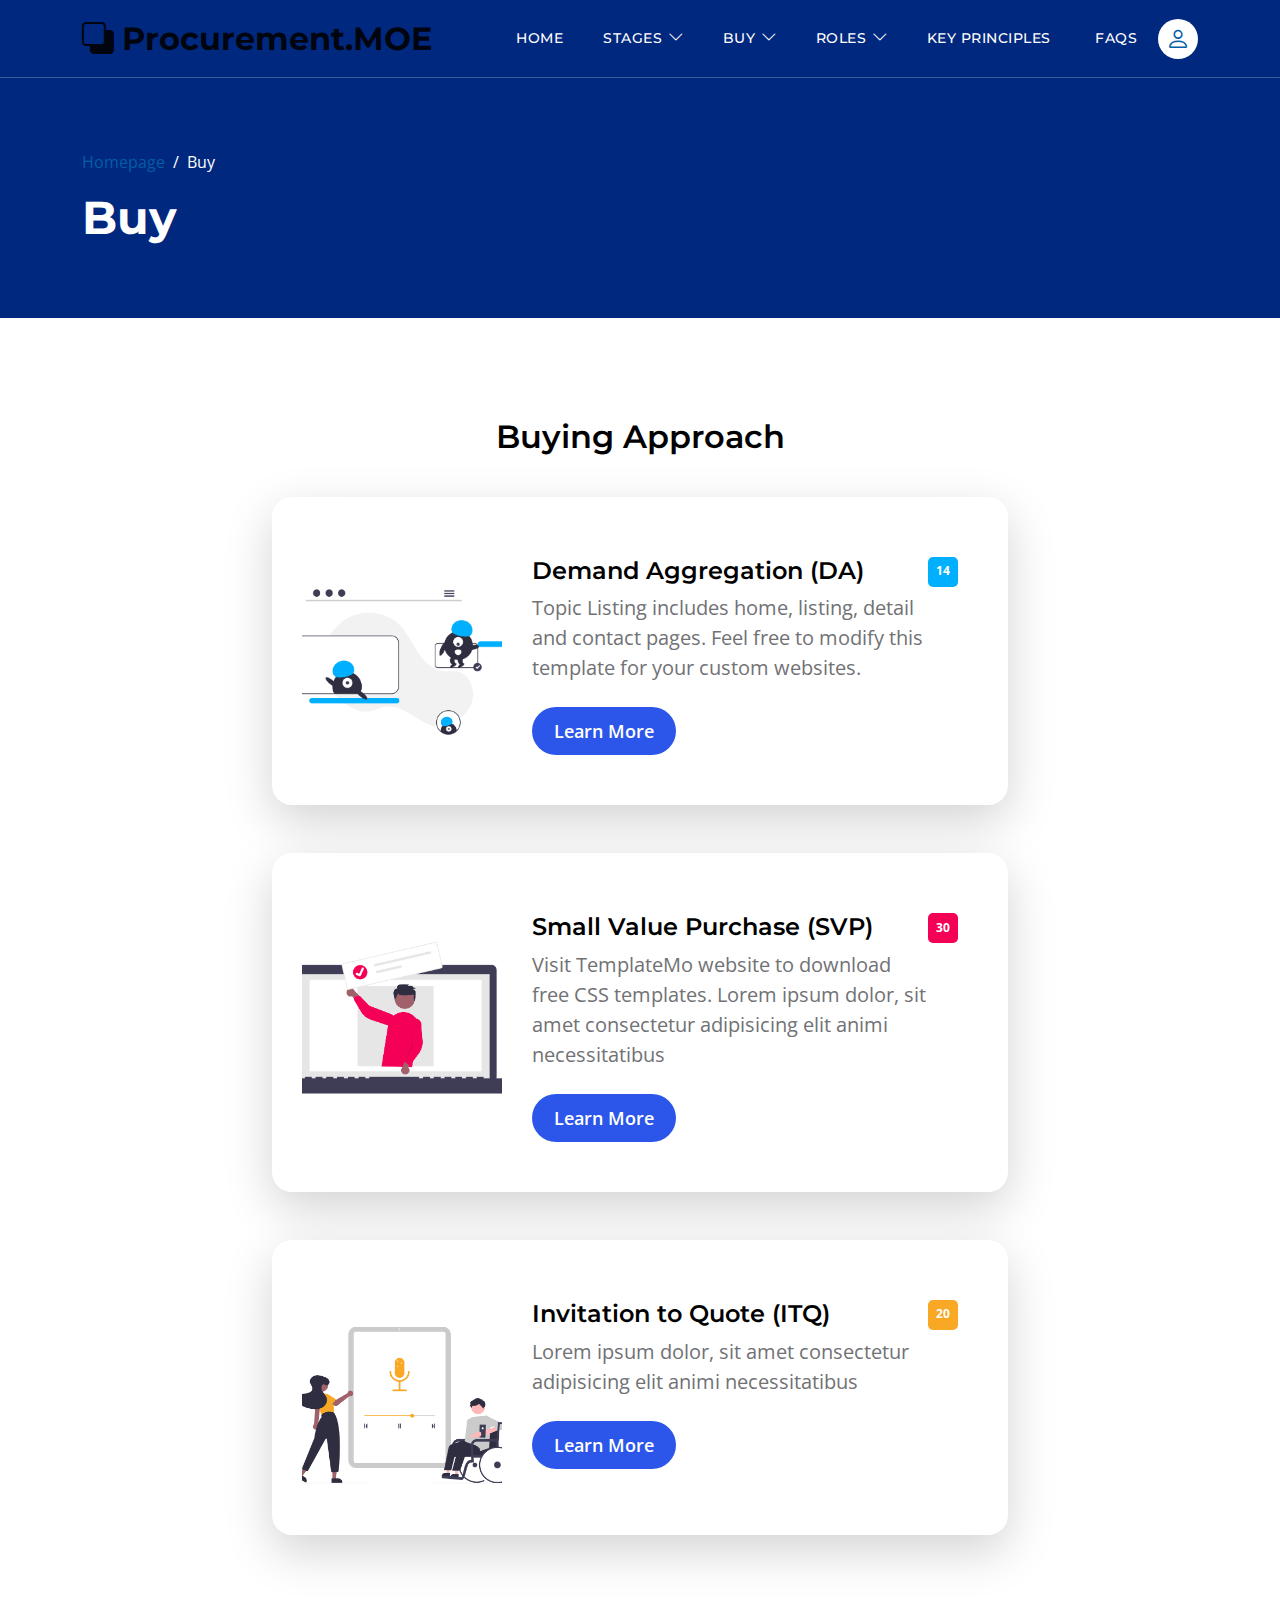
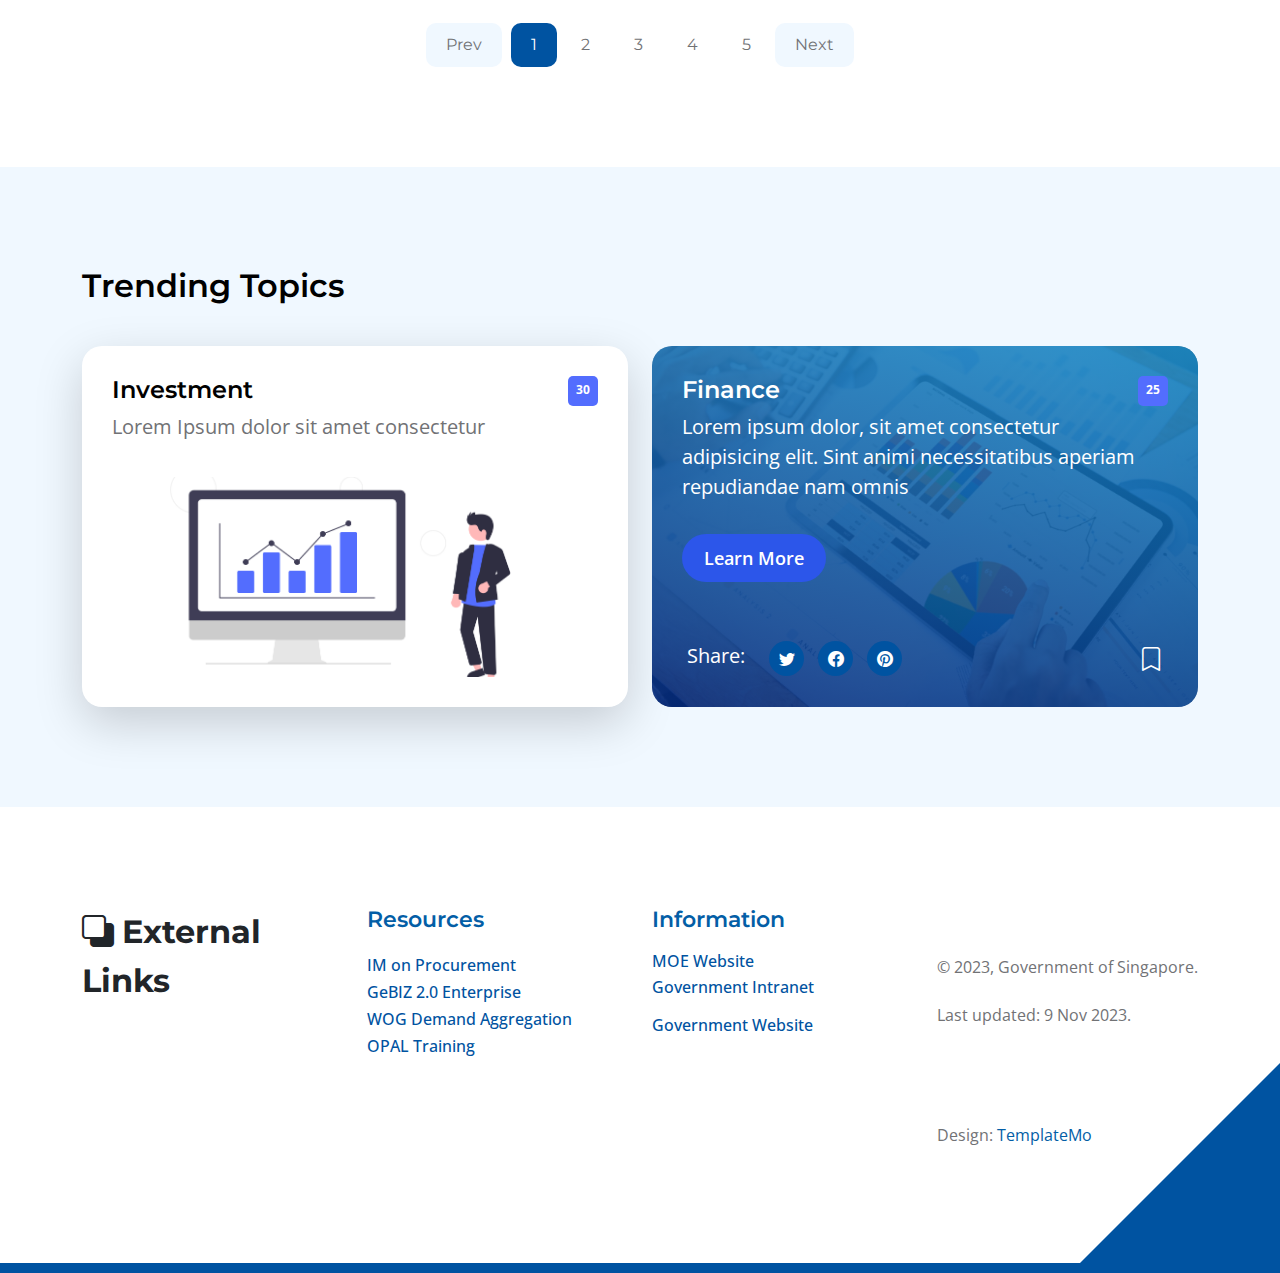
<file: notifications.html>
<!doctype html>
<html lang="en">
    <head>
        <meta charset="utf-8">
        <meta name="viewport" content="width=device-width, initial-scale=1">

        <meta name="description" content="">
        <meta name="author" content="">

        <title>Topic Listing Page</title>

        <!-- CSS FILES -->        
        <link rel="preconnect" href="https://fonts.googleapis.com">
        
        <link rel="preconnect" href="https://fonts.gstatic.com" crossorigin>

        <link href="https://fonts.googleapis.com/css2?family=Montserrat:wght@500;600;700&family=Open+Sans&display=swap" rel="stylesheet">
                        
        <link href="css/bootstrap.min.css" rel="stylesheet">

        <link href="css/bootstrap-icons.css" rel="stylesheet">

        <link href="css/templatemo-topic-listing.css" rel="stylesheet">
<!--

TemplateMo 590 topic listing

https://templatemo.com/tm-590-topic-listing

-->
    </head>
    
    <body class="topics-listing-page" id="top">

        <main>

           <nav class="navbar navbar-expand-lg">
                <div class="container">
                    <a class="navbar-brand" href="index.html">
                        <i class="bi-back"></i>
                        <span>Procurement.MOE</span>
                    </a>

                    <div class="d-lg-none ms-auto me-4">
                        <a href="#top" class="navbar-icon bi-person smoothscroll"></a>
                    </div>
    
                    <button class="navbar-toggler" type="button" data-bs-toggle="collapse" data-bs-target="#navbarNav" aria-controls="navbarNav" aria-expanded="false" aria-label="Toggle navigation">
                        <span class="navbar-toggler-icon"></span>
                    </button>
    
                    <div class="collapse navbar-collapse" id="navbarNav">
                        <ul class="navbar-nav ms-lg-5 me-lg-auto">
                            <li class="nav-item">
                                <a class="nav-link click-scroll" href="index.html">Home</a>
                            </li>
							
							 <li class="nav-item dropdown">
                                <a class="nav-link dropdown-toggle" href="section_1" id="navbarLightDropdownMenuLink" role="button" data-bs-toggle="dropdown" aria-expanded="false">Stages</a>

                                <ul class="dropdown-menu dropdown-menu-light" aria-labelledby="navbarLightDropdownMenuLink">
                                    <li><a class="dropdown-item" href="topics-listing.html">Establishing Needs</a></li>
                                    <li><a class="dropdown-item" href="contact.html">Determining Procurement Approach</a></li>
									<li><a class="dropdown-item" href="contact.html">Specifying Requirements</a></li>
									<li><a class="dropdown-item" href="contact.html">Sourcing</a></li>
									<li><a class="dropdown-item" href="contact.html">Evaluating</a></li>
									<li><a class="dropdown-item" href="contact.html">Seeking Approvals</a></li>
									<li><a class="dropdown-item" href="contact.html">Contracting</a></li>
									<li><a class="dropdown-item" href="contact.html">Managing Contract</a></li>
                                </ul>
                            </li>

                         <li class="nav-item dropdown">
                                <a class="nav-link dropdown-toggle" href="section_2" id="navbarLightDropdownMenuLink" role="button" data-bs-toggle="dropdown" aria-expanded="false">Buy</a>
							 <ul class="dropdown-menu dropdown-menu-light" aria-labelledby="navbarLightDropdownMenuLink">
                                    <li><a class="dropdown-item" href="topics-listing.html">Demand Aggregation (DA) </a></li>
                                    <li><a class="dropdown-item" href="contact.html">Small Value Purchase (SVP) </a></li>
									<li><a class="dropdown-item" href="contact.html">Invitation To Quote (ITQ)</a></li>
									<li><a class="dropdown-item" href="contact.html">Invitation to Tender (ITT)</a></li>
								
                                </ul>
                              
                            </li>
							
							<li class="nav-item dropdown">
                                <a class="nav-link dropdown-toggle" href="section_2" id="navbarLightDropdownMenuLink" role="button" data-bs-toggle="dropdown" aria-expanded="false">Roles</a>
							 <ul class="dropdown-menu dropdown-menu-light" aria-labelledby="navbarLightDropdownMenuLink">
                                    <li><a class="dropdown-item" href="topics-listing.html">Requestor </a></li>
                                    <li><a class="dropdown-item" href="contact.html">Buyer </a></li>
									<li><a class="dropdown-item" href="contact.html">AO (AOR)</a></li>
									<li><a class="dropdown-item" href="contact.html">QRO/ QEP</a></li>
									<li><a class="dropdown-item" href="topics-listing.html">QAA </a></li>
                                    <li><a class="dropdown-item" href="contact.html">TAA </a></li>
									<li><a class="dropdown-item" href="contact.html">GRO</a></li>
									<li><a class="dropdown-item" href="contact.html">CO (Payment)</a></li>
								    <li><a class="dropdown-item" href="contact.html">AO (Payment)/ SAO</a></li>
                                </ul>
                              
                            </li>
    
                            <li class="nav-item">
                                <a class="nav-link click-scroll" href="#section_4">Key Principles&nbsp;</a>
                            </li>

                            <li class="nav-item">
                                <a class="nav-link click-scroll" href="#section_4">FAQs</a>
                            </li>
    
                            

                           
                        </ul>

                        <div class="d-none d-lg-block">
                            <a href="#top" class="navbar-icon bi-person smoothscroll"></a>
                        </div>
                    </div>
                </div>
            </nav>


            <header class="site-header d-flex flex-column justify-content-center align-items-center">
                <div class="container">
                    <div class="row align-items-center">

                        <div class="col-lg-5 col-12">
                            <nav aria-label="breadcrumb">
                                <ol class="breadcrumb">
                                    <li class="breadcrumb-item"><a href="index.html">Homepage</a></li>

                                    <li class="breadcrumb-item active" aria-current="page">Buy</li>
                                </ol>
                            </nav>

                            <h2 class="text-white">Buy&nbsp;</h2>
                        </div>

                    </div>
                </div>
            </header>


            <section class="section-padding">
                <div class="container">
                    <div class="row">

                        <div class="col-lg-12 col-12 text-center">
                            <h3 class="mb-4">Buying Approach</h3>
                        </div>

                        <div class="col-lg-8 col-12 mt-3 mx-auto">
                            <div class="custom-block custom-block-topics-listing bg-white shadow-lg mb-5">
                                <div class="d-flex">
                                    <img src="images/topics/undraw_Remote_design_team_re_urdx.png" class="custom-block-image img-fluid" alt="">

                                    <div class="custom-block-topics-listing-info d-flex">
                                        <div>
                                            <h5 class="mb-2">Demand Aggregation (DA)&nbsp;</h5>

                                            <p class="mb-0">Topic Listing includes home, listing, detail and contact pages. Feel free to modify this template for your custom websites.</p>

                                            <a href="topics-detail.html" class="btn custom-btn mt-3 mt-lg-4">Learn More</a>
                                        </div>

                                        <span class="badge bg-design rounded-pill ms-auto">14</span>
                                    </div>
                                </div>
                            </div>

                            <div class="custom-block custom-block-topics-listing bg-white shadow-lg mb-5">
                                <div class="d-flex">
                                    <img src="images/topics/undraw_online_ad_re_ol62.png" class="custom-block-image img-fluid" alt="">

                                    <div class="custom-block-topics-listing-info d-flex">
                                        <div>
                                            <h5 class="mb-2">Small Value Purchase (SVP)</h5>

                                            <p class="mb-0">Visit TemplateMo website to download free CSS templates. Lorem ipsum dolor, sit amet consectetur adipisicing elit animi necessitatibus</p>

                                            <a href="topics-detail.html" class="btn custom-btn mt-3 mt-lg-4">Learn More</a>
                                        </div>

                                        <span class="badge bg-advertising rounded-pill ms-auto">30</span>
                                    </div>
                                </div>
                            </div>

                            <div class="custom-block custom-block-topics-listing bg-white shadow-lg mb-5">
                                <div class="d-flex">
                                    <img src="images/topics/undraw_Podcast_audience_re_4i5q.png" class="custom-block-image img-fluid" alt="">

                                    <div class="custom-block-topics-listing-info d-flex">
                                        <div>
                                            <h5 class="mb-2">Invitation to Quote (ITQ)&nbsp;</h5>

                                            <p class="mb-0">Lorem ipsum dolor, sit amet consectetur adipisicing elit animi necessitatibus</p>

                                            <a href="topics-detail.html" class="btn custom-btn mt-3 mt-lg-4">Learn More</a>
                                        </div>

                                        <span class="badge bg-music rounded-pill ms-auto">20</span>
                                    </div>
                                </div>
                            </div>
                        </div>

                        <div class="col-lg-12 col-12">
                            <nav aria-label="Page navigation example">
                                <ul class="pagination justify-content-center mb-0">
                                    <li class="page-item">
                                        <a class="page-link" href="#" aria-label="Previous">
                                            <span aria-hidden="true">Prev</span>
                                        </a>
                                    </li>

                                    <li class="page-item active" aria-current="page">
                                        <a class="page-link" href="#">1</a>
                                    </li>
                                    
                                    <li class="page-item">
                                        <a class="page-link" href="#">2</a>
                                    </li>
                                    
                                    <li class="page-item">
                                        <a class="page-link" href="#">3</a>
                                    </li>

                                    <li class="page-item">
                                        <a class="page-link" href="#">4</a>
                                    </li>

                                    <li class="page-item">
                                        <a class="page-link" href="#">5</a>
                                    </li>
                                    
                                    <li class="page-item">
                                        <a class="page-link" href="#" aria-label="Next">
                                            <span aria-hidden="true">Next</span>
                                        </a>
                                    </li>
                                </ul>
                            </nav>
                        </div>

                    </div>
                </div>
            </section>


            <section class="section-padding section-bg">
                <div class="container">
                    <div class="row">

                        <div class="col-lg-12 col-12">
                            <h3 class="mb-4">Trending Topics</h3>
                        </div>

                        <div class="col-lg-6 col-md-6 col-12 mt-3 mb-4 mb-lg-0">
                            <div class="custom-block bg-white shadow-lg">
                                <a href="topics-detail.html">
                                    <div class="d-flex">
                                        <div>
                                            <h5 class="mb-2">Investment</h5>

                                            <p class="mb-0">Lorem Ipsum dolor sit amet consectetur</p>
                                        </div>

                                        <span class="badge bg-finance rounded-pill ms-auto">30</span>
                                    </div>

                                    <img src="images/topics/undraw_Finance_re_gnv2.png" class="custom-block-image img-fluid" alt="">
                                </a>
                            </div>
                        </div>

                        <div class="col-lg-6 col-md-6 col-12 mt-lg-3">
                            <div class="custom-block custom-block-overlay">
                                <div class="d-flex flex-column h-100">
                                    <img src="images/businesswoman-using-tablet-analysis.jpg" class="custom-block-image img-fluid" alt="">

                                    <div class="custom-block-overlay-text d-flex">
                                        <div>
                                            <h5 class="text-white mb-2">Finance</h5>

                                            <p class="text-white">Lorem ipsum dolor, sit amet consectetur adipisicing elit. Sint animi necessitatibus aperiam repudiandae nam omnis</p>

                                            <a href="topics-detail.html" class="btn custom-btn mt-2 mt-lg-3">Learn More</a>
                                        </div>

                                        <span class="badge bg-finance rounded-pill ms-auto">25</span>
                                    </div>

                                    <div class="social-share d-flex">
                                        <p class="text-white me-4">Share:</p>

                                        <ul class="social-icon">
                                            <li class="social-icon-item">
                                                <a href="#" class="social-icon-link bi-twitter"></a>
                                            </li>

                                            <li class="social-icon-item">
                                                <a href="#" class="social-icon-link bi-facebook"></a>
                                            </li>

                                            <li class="social-icon-item">
                                                <a href="#" class="social-icon-link bi-pinterest"></a>
                                            </li>
                                        </ul>

                                        <a href="#" class="custom-icon bi-bookmark ms-auto"></a>
                                    </div>

                                    <div class="section-overlay"></div>
                                </div>
                            </div>
                        </div>

                    </div>
                </div>
            </section>
        </main>

		<footer class="site-footer section-padding">
            <div class="container">
                <div class="row">

                    <div class="col-lg-3 col-12 mb-4 pb-2">
                        <a class="navbar-brand mb-2" href="index.html">
                            <i class="bi-back"></i>
                            <span>External<br>
                            Links&nbsp; <br>
                            </span>
                        </a>
                    </div>

                    <div class="col-lg-3 col-md-4 col-6">
                        <h6 class="site-footer-title mb-3">Resources</h6>

                        <ul class="site-footer-links">
                            <li class="site-footer-link-item">
                                <a href="#" class="site-footer-link">IM on Procurement&nbsp;</a>
                            </li>

                            <li class="site-footer-link-item">
                                <a href="#" class="site-footer-link">GeBIZ 2.0 Enterprise</a>
                            </li>

                            <li class="site-footer-link-item">
                                <a href="#" class="site-footer-link">WOG Demand Aggregation</a>
                            </li>

                            <li class="site-footer-link-item">
                                <a href="#" class="site-footer-link">OPAL Training&nbsp;</a>
                            </li>
                        </ul>
                    </div>

                    <div class="col-lg-3 col-md-4 col-6 mb-4 mb-lg-0">
                        <h6 class="site-footer-title mb-3">Information</h6>

                        <p class="text-white d-flex mb-1">
                            <a href="tel: 305-240-9671" class="site-footer-link">
                          MOE Website&nbsp; </a>
                        </p>

                      <p class="text-white d-flex"> <a href="mailto:info@company.com" class="site-footer-link"> Government Intranet&nbsp;</a> </p>
						<p class="text-white d-flex"> <a href="mailto:info@company.com" class="site-footer-link"> Government Website&nbsp;</a> </p>
                      <p class="text-white d-flex">&nbsp;</p>
                    </div>

                    <div class="col-lg-3 col-md-4 col-12 mt-4 mt-lg-0 ms-auto">
                      <p class="copyright-text mt-lg-5 mt-4">© 2023, Government of Singapore. <br>
                        <br>
                      Last updated: 9 Nov 2023.&nbsp; &nbsp;&nbsp;</p>
                        <p class="copyright-text mt-lg-5 mt-4"> <br>
                          <br>
                          Design: <a rel="nofollow" href="https://templatemo.com" target="_blank">TemplateMo</a></p>
                    </div>

                </div>
            </div>
        </footer>

        <!-- JAVASCRIPT FILES -->
        <script src="js/jquery.min.js"></script>
        <script src="js/bootstrap.bundle.min.js"></script>
        <script src="js/jquery.sticky.js"></script>
        <script src="js/custom.js"></script>

    </body>
</html>
</file>
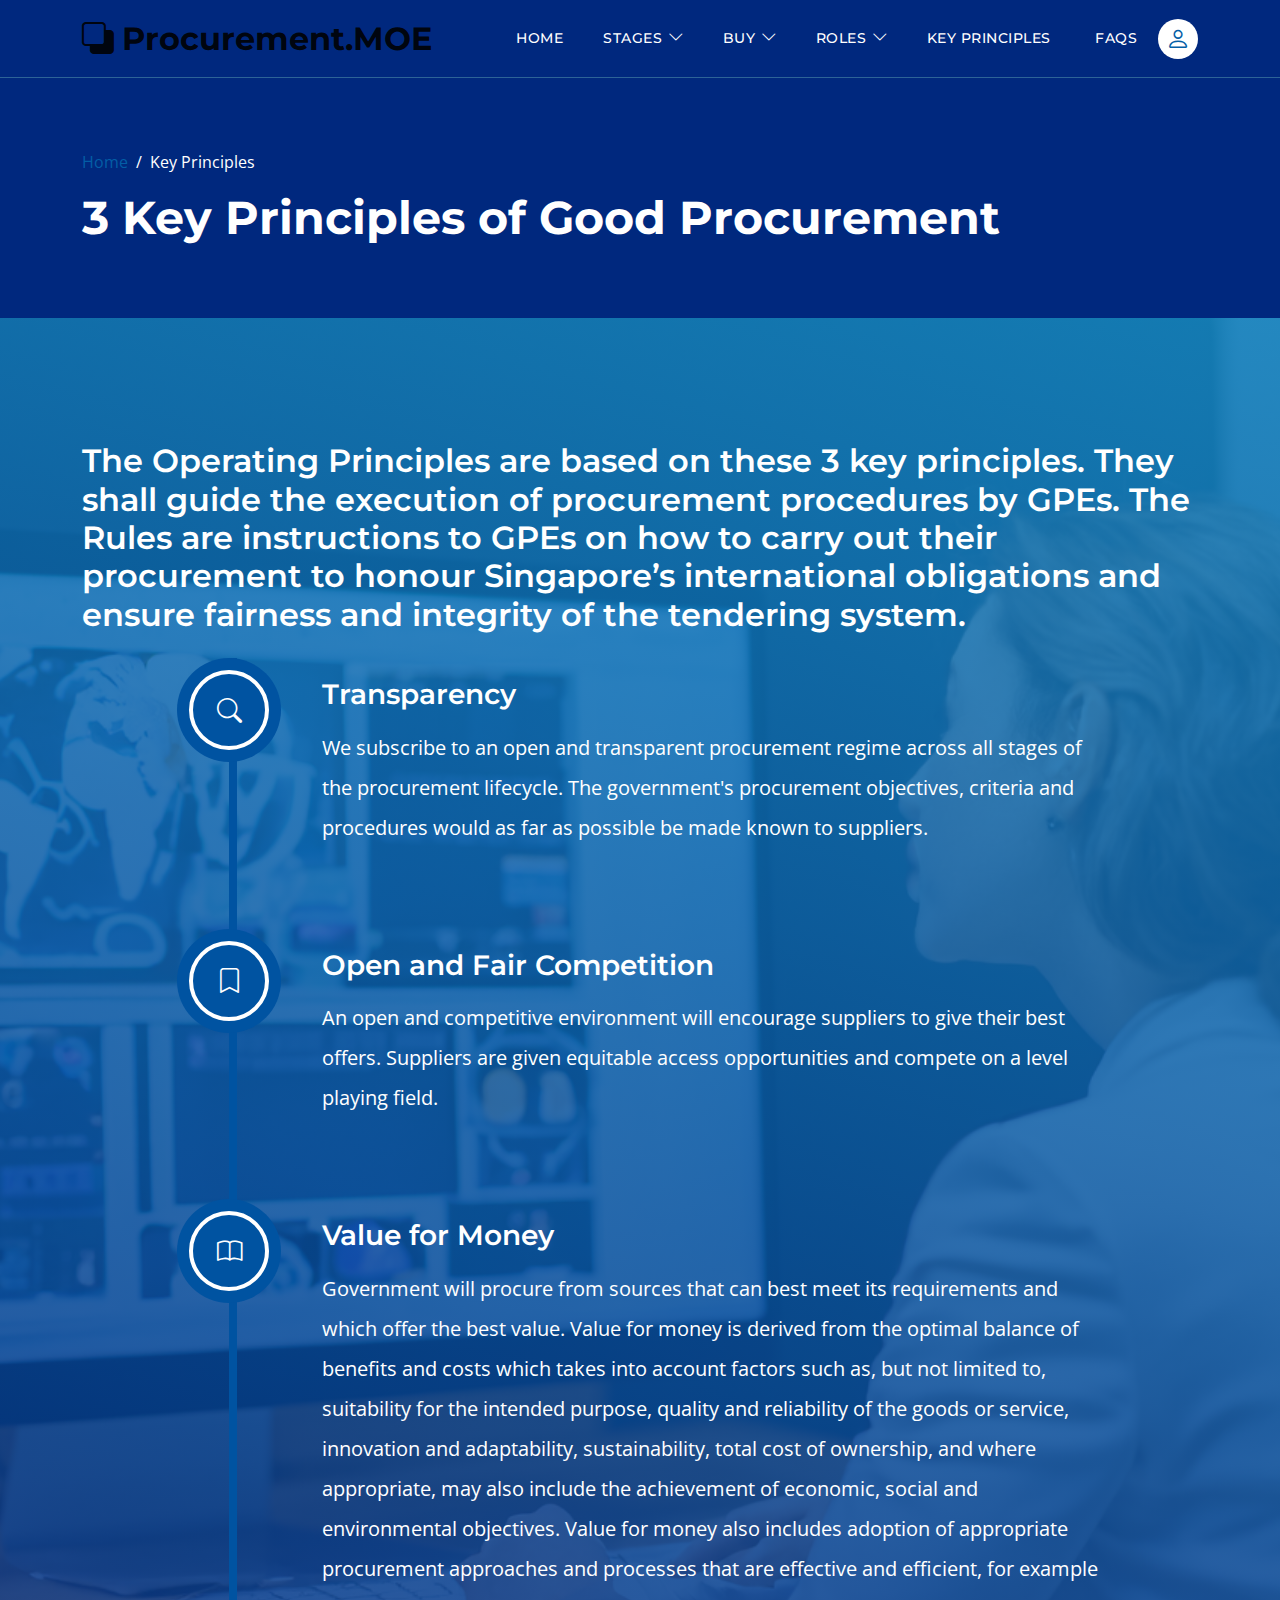
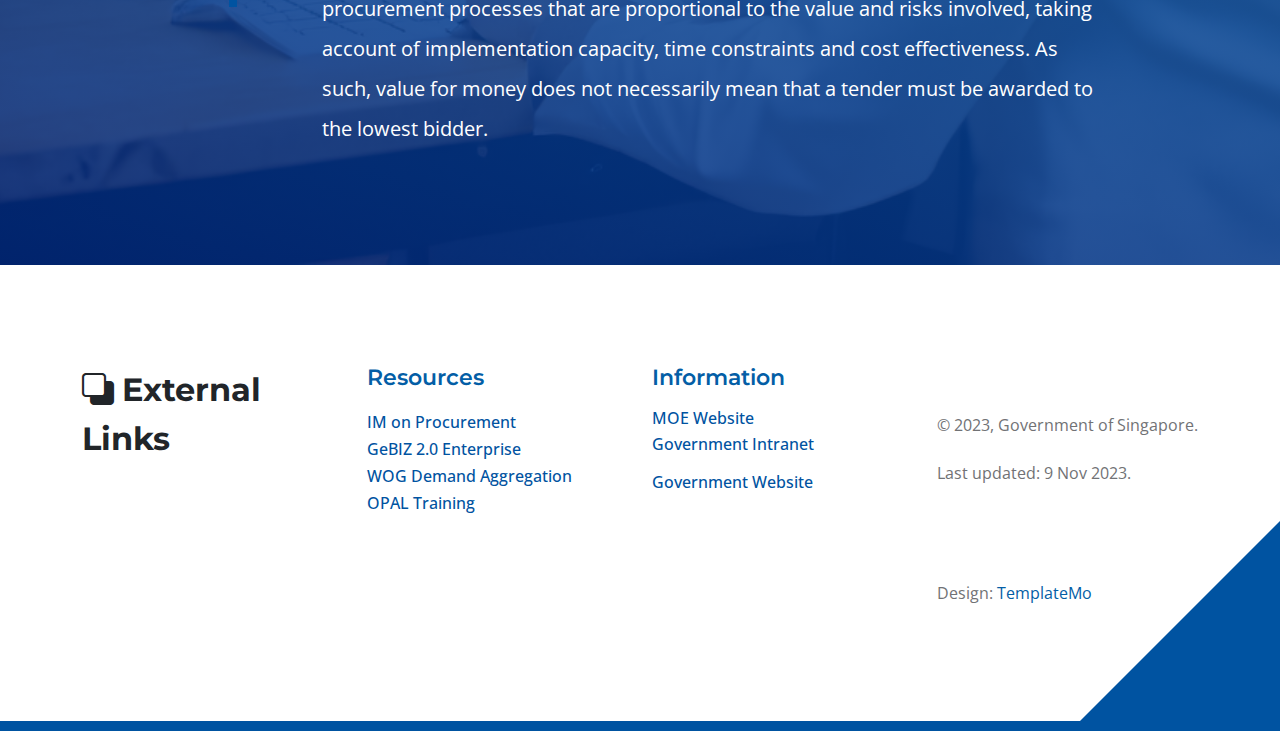
<file: principles.html>
<!doctype html>
<html lang="en">
    <head>
        <meta charset="utf-8">
        <meta name="viewport" content="width=device-width, initial-scale=1">

        <meta name="description" content="">
        <meta name="author" content="">

        <title>3 Key Principles of Procurement</title>

        <!-- CSS FILES -->        
        <link rel="preconnect" href="https://fonts.googleapis.com">
        
        <link rel="preconnect" href="https://fonts.gstatic.com" crossorigin>

        <link href="https://fonts.googleapis.com/css2?family=Montserrat:wght@500;600;700&family=Open+Sans&display=swap" rel="stylesheet">
                        
        <link href="css/bootstrap.min.css" rel="stylesheet">

        <link href="css/bootstrap-icons.css" rel="stylesheet">

        <link href="css/templatemo-topic-listing.css" rel="stylesheet">
<!--

TemplateMo 590 topic listing

https://templatemo.com/tm-590-topic-listing

-->
    </head>
    
    <body class="topics-listing-page" id="top">

        <main>

            <nav class="navbar navbar-expand-lg">
                <div class="container">
                    <a class="navbar-brand" href="1 main_index.html">
                        <i class="bi-back"></i>
                        <span>Procurement.MOE</span>
                    </a>

                    <div class="d-lg-none ms-auto me-4">
                        <a href="#top" class="navbar-icon bi-person smoothscroll"></a>
                    </div>
    
                    <button class="navbar-toggler" type="button" data-bs-toggle="collapse" data-bs-target="#navbarNav" aria-controls="navbarNav" aria-expanded="false" aria-label="Toggle navigation">
                        <span class="navbar-toggler-icon"></span>
                    </button>
    
                    <div class="collapse navbar-collapse" id="navbarNav">
                        <ul class="navbar-nav ms-lg-5 me-lg-auto">
                            <li class="nav-item">
                                <a class="nav-link click-scroll" href="1 main_index.html">Home</a>
                            </li>
							
							 <li class="nav-item dropdown">
                                <a class="nav-link dropdown-toggle" href="section_1" id="navbarLightDropdownMenuLink" role="button" data-bs-toggle="dropdown" aria-expanded="false">Stages</a>

                                <ul class="dropdown-menu dropdown-menu-light" aria-labelledby="navbarLightDropdownMenuLink">
                                    <li><a class="dropdown-item" href="topics-listing.html">Establishing Needs</a></li>
                                    <li><a class="dropdown-item" href="contact.html">Determining Procurement Approach</a></li>
									<li><a class="dropdown-item" href="contact.html">Specifying Requirements</a></li>
									<li><a class="dropdown-item" href="contact.html">Sourcing</a></li>
									<li><a class="dropdown-item" href="contact.html">Evaluating</a></li>
									<li><a class="dropdown-item" href="contact.html">Seeking Approvals</a></li>
									<li><a class="dropdown-item" href="contact.html">Contracting</a></li>
									<li><a class="dropdown-item" href="contact.html">Managing Contract</a></li>
                                </ul>
                            </li>

                         <li class="nav-item dropdown">
                                <a class="nav-link dropdown-toggle" href="section_2" id="navbarLightDropdownMenuLink" role="button" data-bs-toggle="dropdown" aria-expanded="false">Buy</a>
							 <ul class="dropdown-menu dropdown-menu-light" aria-labelledby="navbarLightDropdownMenuLink">
                                    <li><a class="dropdown-item" href="topics-listing.html">Demand Aggregation (DA) </a></li>
                                    <li><a class="dropdown-item" href="contact.html">Small Value Purchase (SVP) </a></li>
									<li><a class="dropdown-item" href="contact.html">Invitation To Quote (ITQ)</a></li>
									<li><a class="dropdown-item" href="contact.html">Invitation to Tender (ITT)</a></li>
								
                                </ul>
                              
                            </li>
							
							<li class="nav-item dropdown">
                                <a class="nav-link dropdown-toggle" href="section_2" id="navbarLightDropdownMenuLink" role="button" data-bs-toggle="dropdown" aria-expanded="false">Roles</a>
							 <ul class="dropdown-menu dropdown-menu-light" aria-labelledby="navbarLightDropdownMenuLink">
                                    <li><a class="dropdown-item" href="topics-listing.html">Requestor </a></li>
                                    <li><a class="dropdown-item" href="contact.html">Buyer </a></li>
									<li><a class="dropdown-item" href="contact.html">AO (AOR)</a></li>
									<li><a class="dropdown-item" href="contact.html">QRO/ QEP</a></li>
									<li><a class="dropdown-item" href="topics-listing.html">QAA </a></li>
                                    <li><a class="dropdown-item" href="contact.html">TAA </a></li>
									<li><a class="dropdown-item" href="contact.html">GRO</a></li>
									<li><a class="dropdown-item" href="contact.html">CO (Payment)</a></li>
								    <li><a class="dropdown-item" href="contact.html">AO (Payment)/ SAO</a></li>
                                </ul>
                              
                            </li>
    
                            <li class="nav-item">
                                <a class="nav-link click-scroll" href="5 principles.html">Key Principles&nbsp;</a>
                            </li>

                            <li class="nav-item">
                                <a class="nav-link click-scroll" href="7 FAQ topics-listing.html">FAQs</a>
                            </li>
    
                            

                           
                        </ul>

                        <div class="d-none d-lg-block">
                            <a href="#top" class="navbar-icon bi-person smoothscroll"></a>
                        </div>
                    </div>
                </div>
            </nav>


            <header class="site-header d-flex flex-column justify-content-center align-items-center">
                <div class="container">
                    <div class="row align-items-center">

                        <div class="col-lg-12 col-12">
                            <nav aria-label="breadcrumb">
                                <ol class="breadcrumb">
                                    <li class="breadcrumb-item"><a href="1 main_index.html">Home</a></li>

                                    <li class="breadcrumb-item active" aria-current="page">Key Principles</li>
                                </ol>
                            </nav>

                            <h2 class="text-white text-fill">3 Key Principles of Good Procurement</h2>
							
                        </div>

                    </div>
                </div>
            </header>


           <section class="timeline-section section-padding" id="section_4">
                <div class="section-overlay"></div>
			   

                <div class="container">
                    <div class="row">

                        <div class="col-12 text-center">
                            <h2 class="text-white mb-4"></h1>
                        </div>
						
						 <div class="col-lg-12 col-12 text-fill">
                            <h3 class="text-white mb-4">The Operating Principles are based on these 3 key principles.  They shall guide the execution of procurement procedures by GPEs.  The Rules are instructions to GPEs on how to carry out their procurement to honour Singapore’s international obligations and ensure fairness and integrity of the tendering system. </h3><p></p></div>

                        <div class="col-lg-10 col-12 mx-auto">
                            <div class="timeline-container">
                                <ul class="vertical-scrollable-timeline" id="vertical-scrollable-timeline">
                                    <div class="list-progress">
                                        <div class="inner"></div>
                                    </div>
									

                                    <li>
                                        <h4 class="text-white mb-3">Transparency</h4>

                                        <p class="text-white">We subscribe to an open and transparent procurement regime across all stages of the procurement lifecycle. The government's procurement objectives, criteria and procedures would as far as possible be made known to suppliers.</p>

                                        <div class="icon-holder">
                                          <i class="bi-search"></i>
                                        </div>
                                    </li>
                                    
                                    <li>
                                        <h4 class="text-white mb-3">Open and Fair Competition</h4>

                                        <p class="text-white">An open and competitive environment will encourage suppliers to give their best offers.   Suppliers are given equitable access opportunities and compete on a level playing field.</p>

                                        <div class="icon-holder">
                                          <i class="bi-bookmark"></i>
                                        </div>
                                    </li>

                                    <li>
                                        <h4 class="text-white mb-3">Value for Money</h4>

                                        <p class="text-white">Government will procure from sources that can best meet its requirements and which offer the best value. Value for money is derived from the optimal balance of benefits and costs which takes into account factors such as, but not limited to, suitability for the intended purpose, quality and reliability of the goods or service, innovation and adaptability, sustainability, total cost of ownership, and where appropriate, may also include the achievement of economic, social and environmental objectives. Value for money also includes adoption of appropriate procurement approaches and processes that are effective and efficient, for example procurement processes that are proportional to the value and risks involved, taking account of implementation capacity, time constraints and cost effectiveness. As such, value for money does not necessarily mean that a tender must be awarded to the lowest bidder.</p>
										
										

                                        <div class="icon-holder">
                                          <i class="bi-book"></i>
                                        </div>
                                    </li>
                                </ul>
                            </div>
                        </div>

                        
                    </div>
                </div>
            </section>
        </main>

        <footer class="site-footer section-padding">
            <div class="container">
                <div class="row">

                    <div class="col-lg-3 col-12 mb-4 pb-2">
                        <a class="navbar-brand mb-2" href="index.html">
                            <i class="bi-back"></i>
                            <span>External<br>
                            Links&nbsp; <br>
                            </span>
                        </a>
                    </div>

                    <div class="col-lg-3 col-md-4 col-6">
                        <h6 class="site-footer-title mb-3">Resources</h6>

                        <ul class="site-footer-links">
                            <li class="site-footer-link-item">
                                <a href="#" class="site-footer-link">IM on Procurement&nbsp;</a>
                            </li>

                            <li class="site-footer-link-item">
                                <a href="#" class="site-footer-link">GeBIZ 2.0 Enterprise</a>
                            </li>

                            <li class="site-footer-link-item">
                                <a href="#" class="site-footer-link">WOG Demand Aggregation</a>
                            </li>

                            <li class="site-footer-link-item">
                                <a href="#" class="site-footer-link">OPAL Training&nbsp;</a>
                            </li>
                        </ul>
                    </div>

                    <div class="col-lg-3 col-md-4 col-6 mb-4 mb-lg-0">
                        <h6 class="site-footer-title mb-3">Information</h6>

                        <p class="text-white d-flex mb-1">
                            <a href="tel: 305-240-9671" class="site-footer-link">
                          MOE Website&nbsp; </a>
                        </p>

                      <p class="text-white d-flex"> <a href="mailto:info@company.com" class="site-footer-link"> Government Intranet&nbsp;</a> </p>
						<p class="text-white d-flex"> <a href="mailto:info@company.com" class="site-footer-link"> Government Website&nbsp;</a> </p>
                      <p class="text-white d-flex">&nbsp;</p>
                    </div>

                    <div class="col-lg-3 col-md-4 col-12 mt-4 mt-lg-0 ms-auto">
                      <p class="copyright-text mt-lg-5 mt-4">© 2023, Government of Singapore. <br>
                        <br>
                      Last updated: 9 Nov 2023.&nbsp; &nbsp;&nbsp;</p>
                        <p class="copyright-text mt-lg-5 mt-4"> <br>
                          <br>
                          Design: <a rel="nofollow" href="https://templatemo.com" target="_blank">TemplateMo</a></p>
                    </div>

                </div>
            </div>
        </footer>

        <!-- JAVASCRIPT FILES -->
        <script src="js/jquery.min.js"></script>
        <script src="js/bootstrap.bundle.min.js"></script>
        <script src="js/jquery.sticky.js"></script>
        <script src="js/custom.js"></script>

    </body>
</html>
</file>
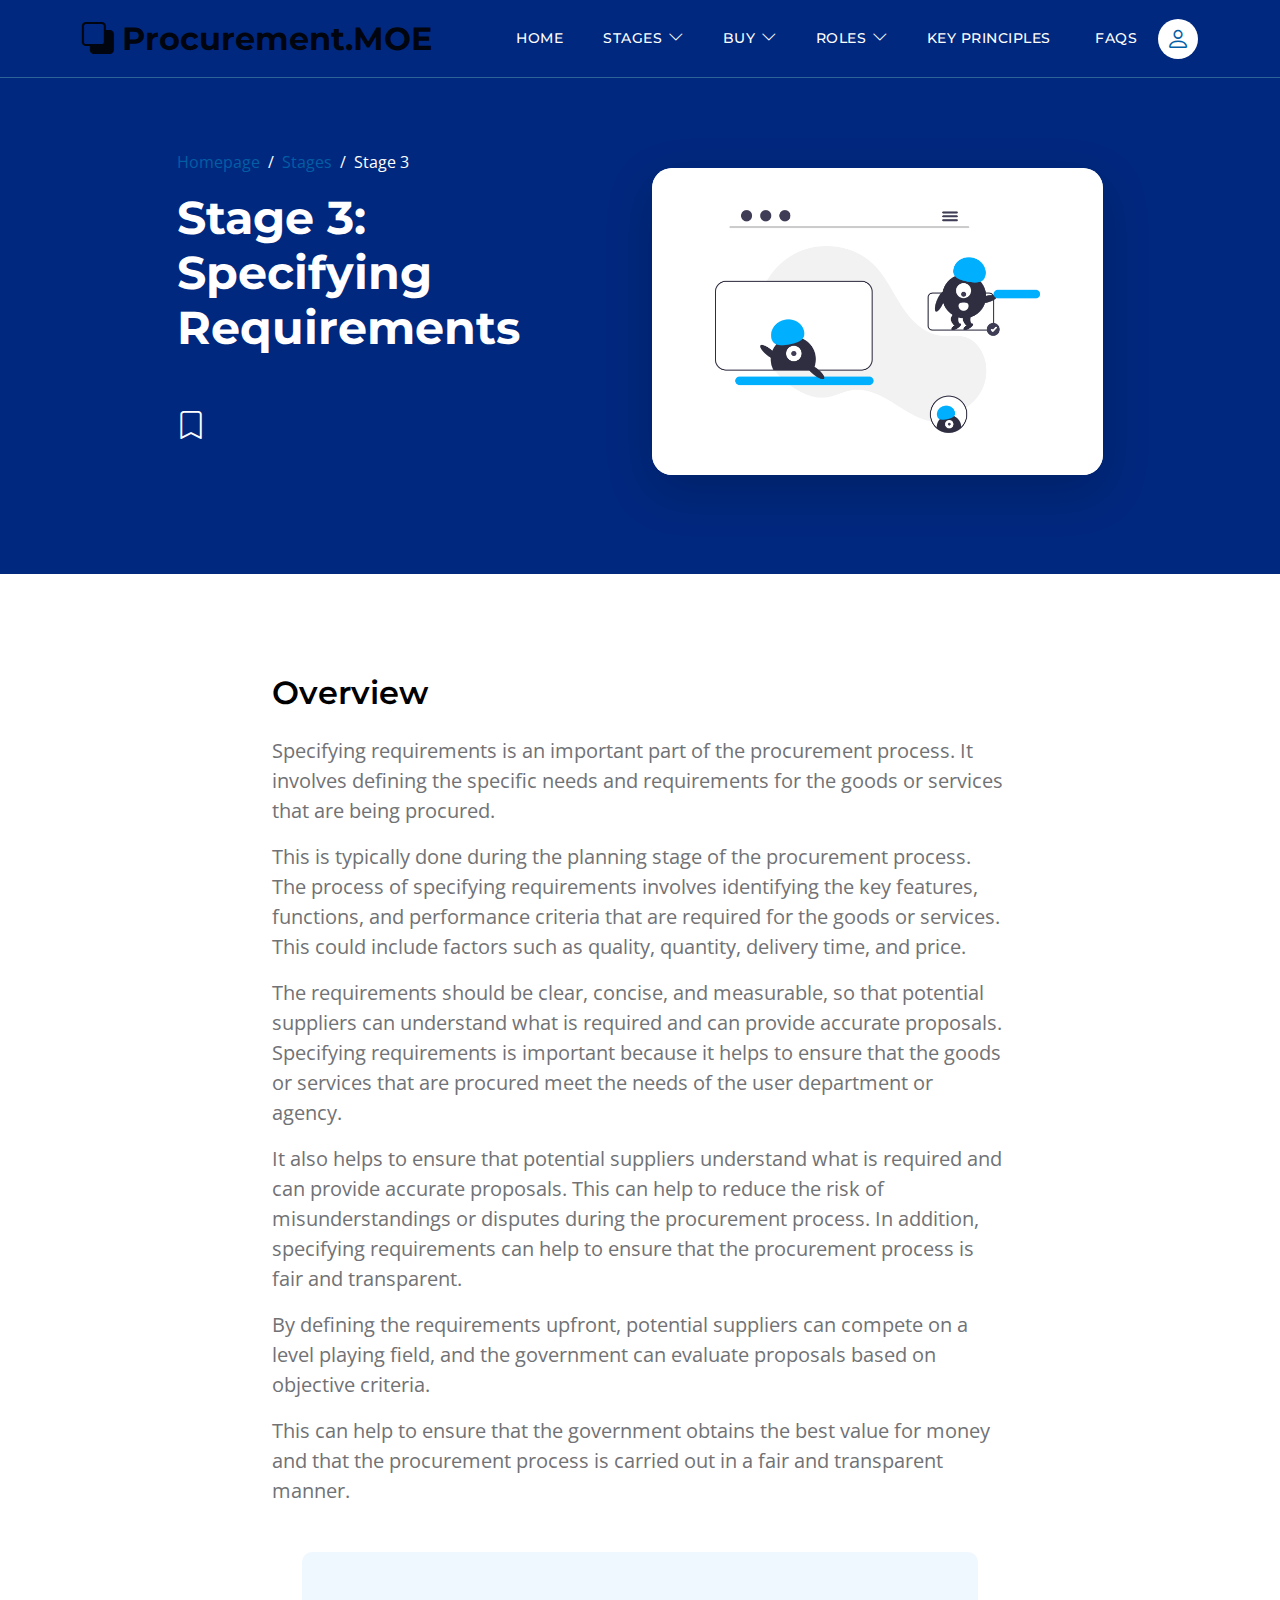
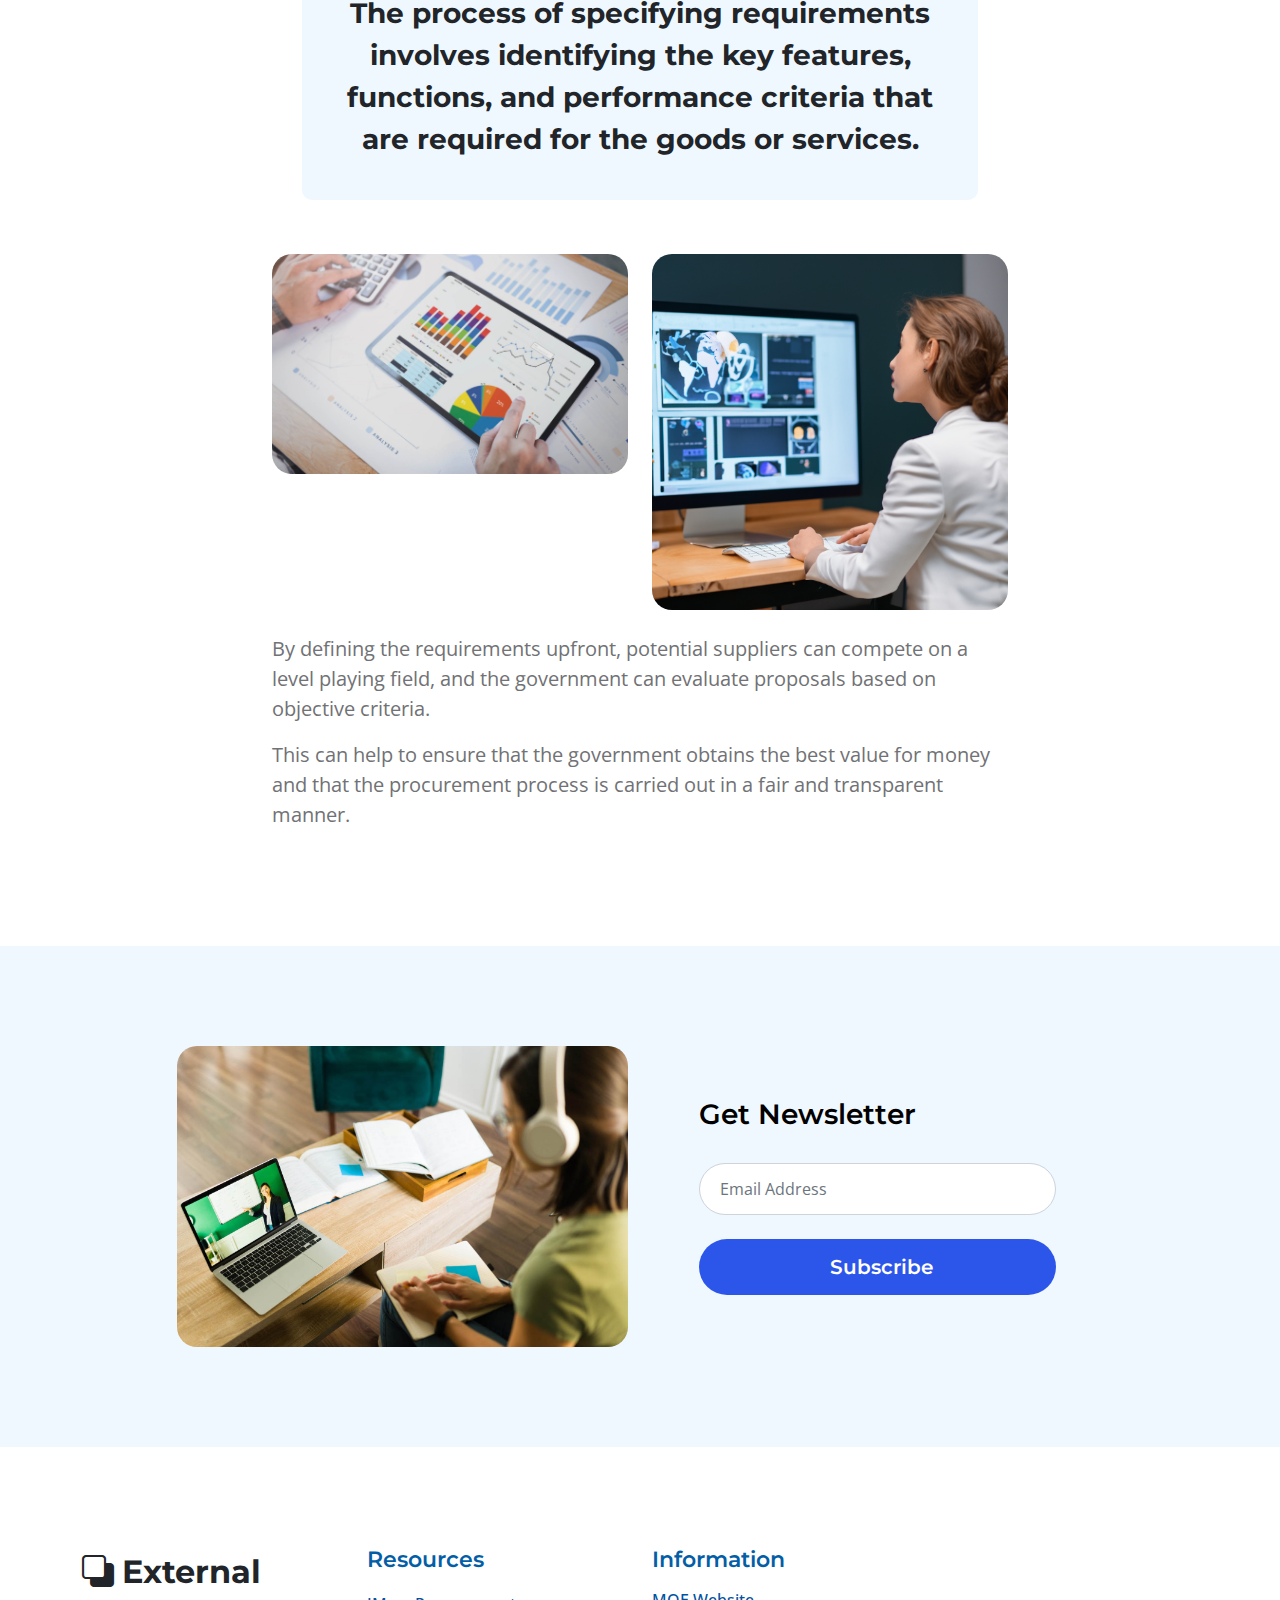
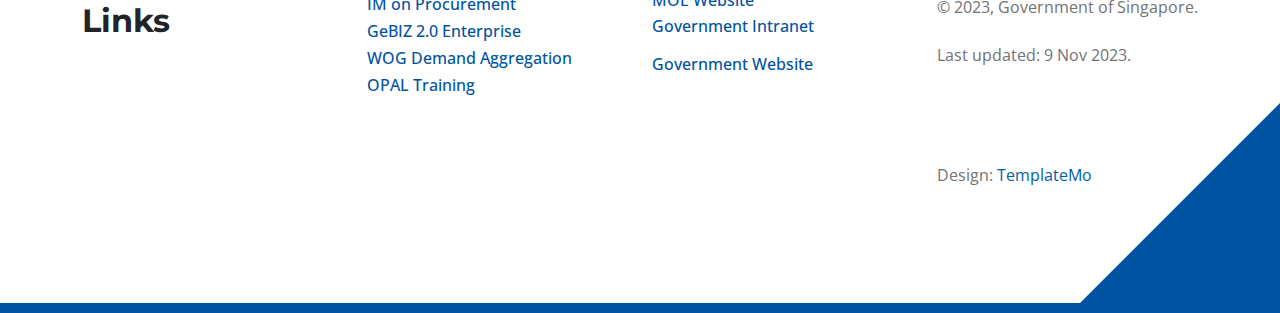
<file: requirements.html>
<!doctype html>
<html lang="en">
    <head>
        <meta charset="utf-8">
        <meta name="viewport" content="width=device-width, initial-scale=1">

        <meta name="description" content="">
        <meta name="author" content="">

        <title>Topic Detail Page</title>

        <!-- CSS FILES -->        
        <link rel="preconnect" href="https://fonts.googleapis.com">
        
        <link rel="preconnect" href="https://fonts.gstatic.com" crossorigin>

        <link href="https://fonts.googleapis.com/css2?family=Montserrat:wght@500;600;700&family=Open+Sans&display=swap" rel="stylesheet">
                        
        <link href="css/bootstrap.min.css" rel="stylesheet">

        <link href="css/bootstrap-icons.css" rel="stylesheet">

        <link href="css/templatemo-topic-listing.css" rel="stylesheet">
<!--

TemplateMo 590 topic listing

https://templatemo.com/tm-590-topic-listing

-->
    </head>
    
    <body id="top">

        <main>

            <nav class="navbar navbar-expand-lg">
                <div class="container">
                    <a class="navbar-brand" href="1 main_index.html">
                        <i class="bi-back"></i>
                        <span>Procurement.MOE</span>
                    </a>

                    <div class="d-lg-none ms-auto me-4">
                        <a href="#top" class="navbar-icon bi-person smoothscroll"></a>
                    </div>
    
                    <button class="navbar-toggler" type="button" data-bs-toggle="collapse" data-bs-target="#navbarNav" aria-controls="navbarNav" aria-expanded="false" aria-label="Toggle navigation">
                        <span class="navbar-toggler-icon"></span>
                    </button>
    
                    <div class="collapse navbar-collapse" id="navbarNav">
                        <ul class="navbar-nav ms-lg-5 me-lg-auto">
                            <li class="nav-item">
                                <a class="nav-link click-scroll" href="1 main_index.html">Home</a>
                            </li>
							
							 <li class="nav-item dropdown">
                                <a class="nav-link dropdown-toggle" href="2 stages of procurement_main.html" id="navbarLightDropdownMenuLink" role="button" data-bs-toggle="dropdown" aria-expanded="false">Stages</a>

                                <ul class="dropdown-menu dropdown-menu-light" aria-labelledby="navbarLightDropdownMenuLink">
                                    <li><a class="dropdown-item" href="topics-listing.html">1 Establishing Needs</a></li>
                                    <li><a class="dropdown-item" href="contact.html">2 Determining Procurement Approach</a></li>
									<li><a class="dropdown-item" href="contact.html">3 Specifying Requirements</a></li>
									<li><a class="dropdown-item" href="contact.html">4 Sourcing</a></li>
									<li><a class="dropdown-item" href="contact.html">5 Evaluating</a></li>
									<li><a class="dropdown-item" href="contact.html">6 Seeking Approvals</a></li>
									<li><a class="dropdown-item" href="contact.html">7 Contracting</a></li>
									<li><a class="dropdown-item" href="contact.html">8 Managing Contract</a></li>
                                </ul>
                            </li>

                         <li class="nav-item dropdown">
                                <a class="nav-link dropdown-toggle" href="section_2" id="navbarLightDropdownMenuLink" role="button" data-bs-toggle="dropdown" aria-expanded="false">Buy</a>
							 <ul class="dropdown-menu dropdown-menu-light" aria-labelledby="navbarLightDropdownMenuLink">
                                    <li><a class="dropdown-item" href="topics-listing.html">Demand Aggregation (DA) </a></li>
                                    <li><a class="dropdown-item" href="contact.html">Small Value Purchase (SVP) </a></li>
									<li><a class="dropdown-item" href="contact.html">Invitation To Quote (ITQ)</a></li>
									<li><a class="dropdown-item" href="contact.html">Invitation to Tender (ITT)</a></li>
								
                                </ul>
                              
                            </li>
							
							<li class="nav-item dropdown">
                                <a class="nav-link dropdown-toggle" href="section_2" id="navbarLightDropdownMenuLink" role="button" data-bs-toggle="dropdown" aria-expanded="false">Roles</a>
							 <ul class="dropdown-menu dropdown-menu-light" aria-labelledby="navbarLightDropdownMenuLink">
                                    <li><a class="dropdown-item" href="topics-listing.html">Requestor </a></li>
                                    <li><a class="dropdown-item" href="contact.html">Buyer </a></li>
									<li><a class="dropdown-item" href="contact.html">AO (AOR)</a></li>
									<li><a class="dropdown-item" href="contact.html">QRO/ QEP</a></li>
									<li><a class="dropdown-item" href="topics-listing.html">QAA </a></li>
                                    <li><a class="dropdown-item" href="contact.html">TAA </a></li>
									<li><a class="dropdown-item" href="contact.html">GRO</a></li>
									<li><a class="dropdown-item" href="contact.html">CO (Payment)</a></li>
								    <li><a class="dropdown-item" href="contact.html">AO (Payment)/ SAO</a></li>
                                </ul>
                              
                            </li>
    
                            <li class="nav-item">
                                <a class="nav-link click-scroll" href="6 principles.html">Key Principles&nbsp;</a>
                            </li>

                            <li class="nav-item">
                                <a class="nav-link click-scroll" href="7 FAQ topics-listing.html">FAQs</a>
                            </li>
    
                            

                           
                        </ul>

                        <div class="d-none d-lg-block">
                            <a href="#top" class="navbar-icon bi-person smoothscroll"></a>
                        </div>
                    </div>
                </div>
            </nav>
            

            <header class="site-header d-flex flex-column justify-content-center align-items-center">
                <div class="container">
                    <div class="row justify-content-center align-items-center">

                        <div class="col-lg-5 col-12 mb-5">
                            <nav aria-label="breadcrumb">
                                <ol class="breadcrumb">
                                    <li class="breadcrumb-item"><a href="1 main_index.html">Homepage</a></li>
									<li class="breadcrumb-item"><a href="2 stages of procurement_main.html">Stages</a></li>

                                    <li class="breadcrumb-item active" aria-current="page">Stage 3</li>
                                </ol>
                            </nav>

                            <h2 class="text-white"> Stage 3: Specifying Requirements</h2>

                            <div class="d-flex align-items-center mt-5">
                                <a href="#top" class="custom-icon bi-bookmark smoothscroll"></a>
                            </div>
                        </div>

                        <div class="col-lg-5 col-12">
                            <div class="topics-detail-block bg-white shadow-lg">
                                <img src="images/topics/undraw_Remote_design_team_re_urdx.png" class="topics-detail-block-image img-fluid">
                            </div>
                        </div>

                    </div>
                </div>
            </header>


            <section class="topics-detail-section section-padding" id="topics-detail">
                <div class="container">
                    <div class="row">

                        <div class="col-lg-8 col-12 m-auto">
                            <h3 class="mb-4">Overview</h3>

						  <p>Specifying requirements is an important part of the procurement process. It involves defining the specific needs and requirements for the goods or services that are being procured.&nbsp;</p>
						  <p>This is typically done during the planning stage of the procurement process. The process of specifying requirements involves identifying the key features, functions, and performance criteria that are required for the goods or services. This could include factors such as quality, quantity, delivery time, and price.&nbsp;</p>
						  <p>The requirements should be clear, concise, and measurable, so that potential suppliers can understand what is required and can provide accurate proposals. Specifying requirements is important because it helps to ensure that the goods or services that are procured meet the needs of the user department or agency.&nbsp;</p>
						  <p>It also helps to ensure that potential suppliers understand what is required and can provide accurate proposals. This can help to reduce the risk of misunderstandings or disputes during the procurement process. In addition, specifying requirements can help to ensure that the procurement process is fair and transparent.&nbsp;</p>
						  <p>By defining the requirements upfront, potential suppliers can compete on a level playing field, and the government can evaluate proposals based on objective criteria.&nbsp;</p>
							 <p>This can help to ensure that the government obtains the best value for money and that the procurement process is carried out in a fair and transparent manner.&nbsp;</p>

                            <blockquote>
                              The process of specifying requirements involves identifying the key features, functions, and performance criteria that are required for the goods or services.
                          </blockquote>

                            <div class="row my-4">
                                <div class="col-lg-6 col-md-6 col-12">
                                    <img src="images/businesswoman-using-tablet-analysis.jpg" class="topics-detail-block-image img-fluid">
                                </div>

                                <div class="col-lg-6 col-md-6 col-12 mt-4 mt-lg-0 mt-md-0">
                                    <img src="images/colleagues-working-cozy-office-medium-shot.jpg" class="topics-detail-block-image img-fluid">
                                </div>
                            </div>

                          <p>By defining the requirements upfront, potential suppliers can compete on a level playing field, and the government can evaluate proposals based on objective criteria.&nbsp;</p>
                         
                            <p>This can help to ensure that the government obtains the best value for money and that the procurement process is carried out in a fair and transparent manner. </p>
                        </div>

                    </div>
                </div>
            </section>


            <section class="section-padding section-bg">
                <div class="container">
                    <div class="row justify-content-center">

                        <div class="col-lg-5 col-12">
                            <img src="images/rear-view-young-college-student.jpg" class="newsletter-image img-fluid" alt="">
                        </div>

                        <div class="col-lg-5 col-12 subscribe-form-wrap d-flex justify-content-center align-items-center">
                            <form class="custom-form subscribe-form" action="#" method="post" role="form">
                                <h4 class="mb-4 pb-2">Get Newsletter</h4>

                                <input type="email" name="subscribe-email" id="subscribe-email" pattern="[^ @]*@[^ @]*" class="form-control" placeholder="Email Address" required="">

                                <div class="col-lg-12 col-12">
                                    <button type="submit" class="form-control">Subscribe</button>
                                </div>
                            </form>
                        </div>

                    </div>
                </div>
            </section>
        </main>
		
        <footer class="site-footer section-padding">
            <div class="container">
                <div class="row">

                    <div class="col-lg-3 col-12 mb-4 pb-2">
                        <a class="navbar-brand mb-2" href="index.html">
                            <i class="bi-back"></i>
                            <span>External<br>
                            Links&nbsp; <br>
                            </span>
                        </a>
                    </div>

                    <div class="col-lg-3 col-md-4 col-6">
                        <h6 class="site-footer-title mb-3">Resources</h6>

                        <ul class="site-footer-links">
                            <li class="site-footer-link-item">
                                <a href="#" class="site-footer-link">IM on Procurement&nbsp;</a>
                            </li>

                            <li class="site-footer-link-item">
                                <a href="#" class="site-footer-link">GeBIZ 2.0 Enterprise</a>
                            </li>

                            <li class="site-footer-link-item">
                                <a href="#" class="site-footer-link">WOG Demand Aggregation</a>
                            </li>

                            <li class="site-footer-link-item">
                                <a href="#" class="site-footer-link">OPAL Training&nbsp;</a>
                            </li>
                        </ul>
                    </div>

                    <div class="col-lg-3 col-md-4 col-6 mb-4 mb-lg-0">
                        <h6 class="site-footer-title mb-3">Information</h6>

                        <p class="text-white d-flex mb-1">
                            <a href="tel: 305-240-9671" class="site-footer-link">
                          MOE Website&nbsp; </a>
                        </p>

                      <p class="text-white d-flex"> <a href="mailto:info@company.com" class="site-footer-link"> Government Intranet&nbsp;</a> </p>
						<p class="text-white d-flex"> <a href="mailto:info@company.com" class="site-footer-link"> Government Website&nbsp;</a> </p>
                      <p class="text-white d-flex">&nbsp;</p>
                    </div>

                    <div class="col-lg-3 col-md-4 col-12 mt-4 mt-lg-0 ms-auto">
                      <p class="copyright-text mt-lg-5 mt-4">© 2023, Government of Singapore. <br>
                        <br>
                      Last updated: 9 Nov 2023.&nbsp; &nbsp;&nbsp;</p>
                        <p class="copyright-text mt-lg-5 mt-4"> <br>
                          <br>
                          Design: <a rel="nofollow" href="https://templatemo.com" target="_blank">TemplateMo</a></p>
                    </div>

                </div>
            </div>
        </footer>

        <!-- JAVASCRIPT FILES -->
        <script src="js/jquery.min.js"></script>
        <script src="js/bootstrap.bundle.min.js"></script>
        <script src="js/jquery.sticky.js"></script>
        <script src="js/custom.js"></script>

    </body>
</html>
</file>
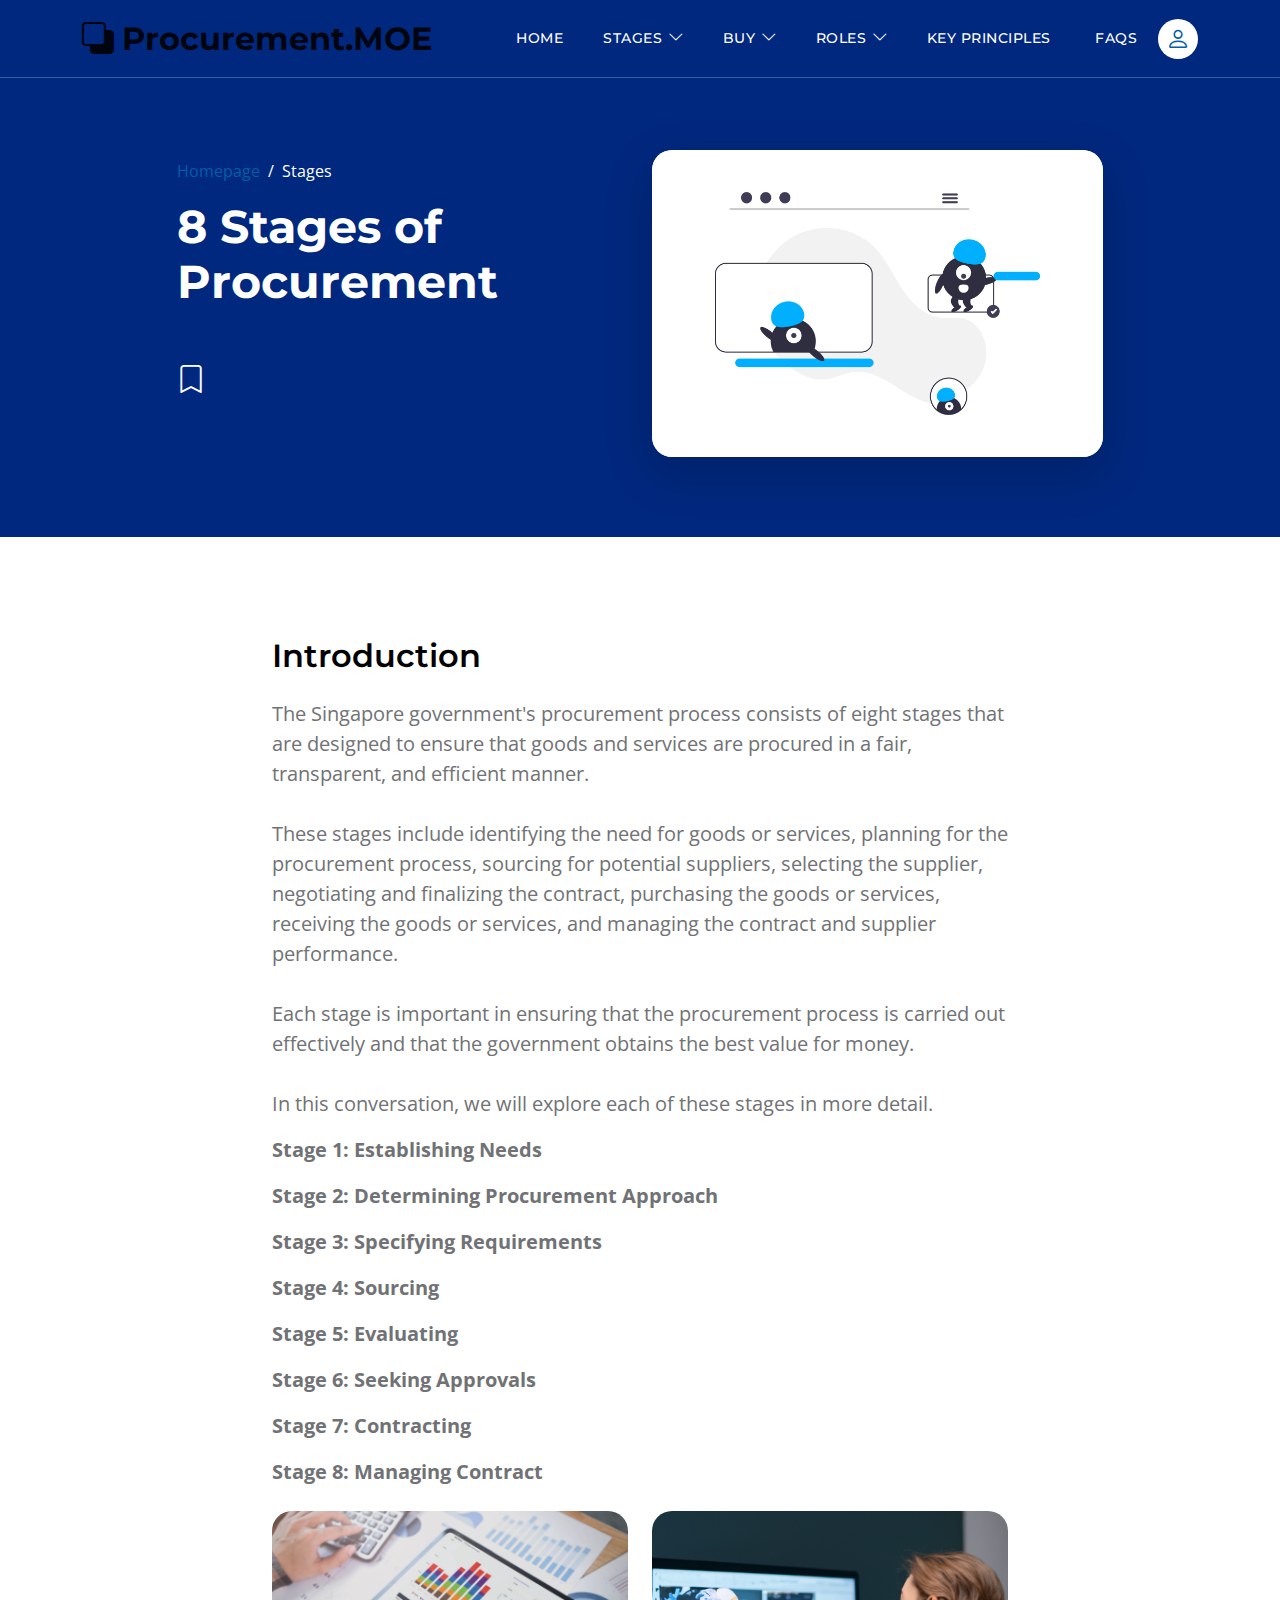
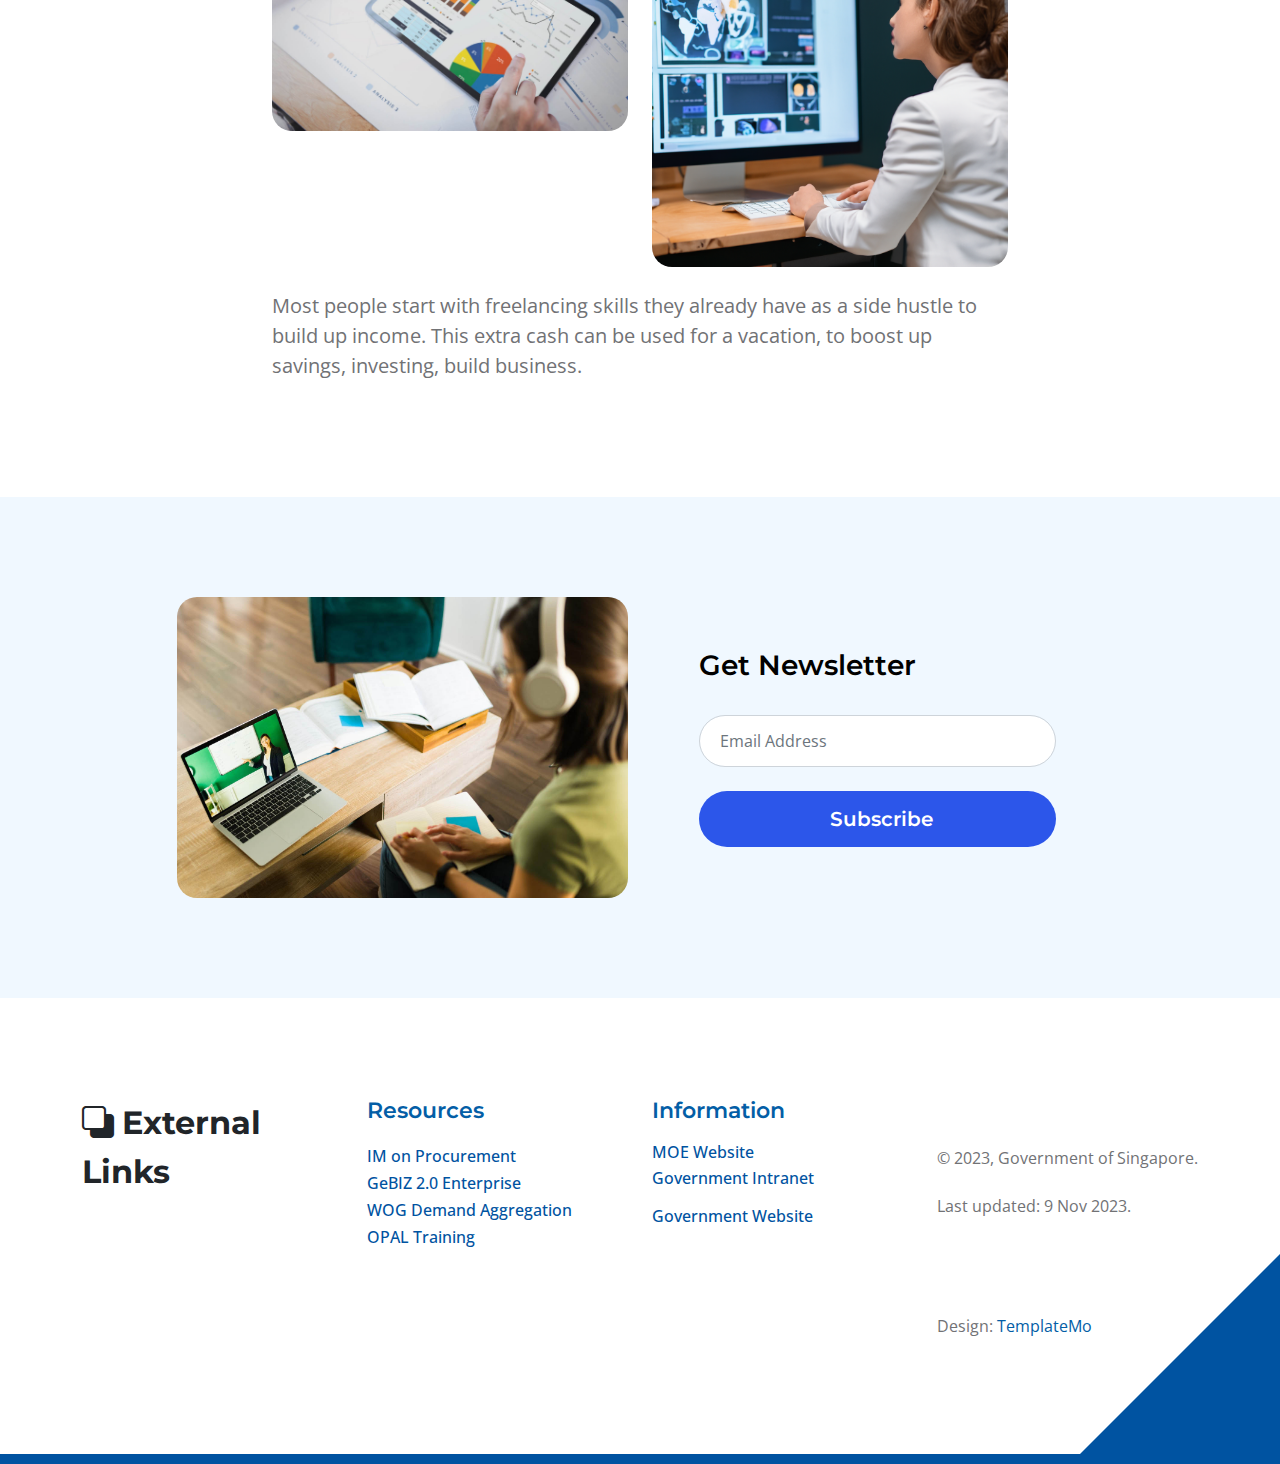
<file: stages.html>
<!doctype html>
<html lang="en">
    <head>
        <meta charset="utf-8">
        <meta name="viewport" content="width=device-width, initial-scale=1">

        <meta name="description" content="">
        <meta name="author" content="">

        <title>Topic Detail Page</title>

        <!-- CSS FILES -->        
        <link rel="preconnect" href="https://fonts.googleapis.com">
        
        <link rel="preconnect" href="https://fonts.gstatic.com" crossorigin>

        <link href="https://fonts.googleapis.com/css2?family=Montserrat:wght@500;600;700&family=Open+Sans&display=swap" rel="stylesheet">
                        
        <link href="css/bootstrap.min.css" rel="stylesheet">

        <link href="css/bootstrap-icons.css" rel="stylesheet">

        <link href="css/templatemo-topic-listing.css" rel="stylesheet">
<!--

TemplateMo 590 topic listing

https://templatemo.com/tm-590-topic-listing

-->
    </head>
    
    <body id="top">

        <main>

            <nav class="navbar navbar-expand-lg">
                <div class="container">
                    <a class="navbar-brand" href="1 main_index.html">
                        <i class="bi-back"></i>
                        <span>Procurement.MOE</span>
                    </a>

                    <div class="d-lg-none ms-auto me-4">
                        <a href="#top" class="navbar-icon bi-person smoothscroll"></a>
                    </div>
    
                    <button class="navbar-toggler" type="button" data-bs-toggle="collapse" data-bs-target="#navbarNav" aria-controls="navbarNav" aria-expanded="false" aria-label="Toggle navigation">
                        <span class="navbar-toggler-icon"></span>
                    </button>
    
                    <div class="collapse navbar-collapse" id="navbarNav">
                        <ul class="navbar-nav ms-lg-5 me-lg-auto">
                            <li class="nav-item">
                                <a class="nav-link click-scroll" href="1 main_index.html">Home</a>
                            </li>
							
							 <li class="nav-item dropdown">
                                <a class="nav-link dropdown-toggle" href="2 stages of procurement_main.html" id="navbarLightDropdownMenuLink" role="button" data-bs-toggle="dropdown" aria-expanded="false">Stages</a>

                                <ul class="dropdown-menu dropdown-menu-light" aria-labelledby="navbarLightDropdownMenuLink">
                                    <li><a class="dropdown-item" href="topics-listing.html">1 Establishing Needs</a></li>
                                    <li><a class="dropdown-item" href="contact.html">2 Determining Procurement Approach</a></li>
									<li><a class="dropdown-item" href="contact.html">3 Specifying Requirements</a></li>
									<li><a class="dropdown-item" href="contact.html">4 Sourcing</a></li>
									<li><a class="dropdown-item" href="contact.html">5 Evaluating</a></li>
									<li><a class="dropdown-item" href="contact.html">6 Seeking Approvals</a></li>
									<li><a class="dropdown-item" href="contact.html">7 Contracting</a></li>
									<li><a class="dropdown-item" href="contact.html">8 Managing Contract</a></li>
                                </ul>
                            </li>

                         <li class="nav-item dropdown">
                                <a class="nav-link dropdown-toggle" href="section_2" id="navbarLightDropdownMenuLink" role="button" data-bs-toggle="dropdown" aria-expanded="false">Buy</a>
							 <ul class="dropdown-menu dropdown-menu-light" aria-labelledby="navbarLightDropdownMenuLink">
                                    <li><a class="dropdown-item" href="topics-listing.html">Demand Aggregation (DA) </a></li>
                                    <li><a class="dropdown-item" href="contact.html">Small Value Purchase (SVP) </a></li>
									<li><a class="dropdown-item" href="contact.html">Invitation To Quote (ITQ)</a></li>
									<li><a class="dropdown-item" href="contact.html">Invitation to Tender (ITT)</a></li>
								
                                </ul>
                              
                            </li>
							
							<li class="nav-item dropdown">
                                <a class="nav-link dropdown-toggle" href="section_2" id="navbarLightDropdownMenuLink" role="button" data-bs-toggle="dropdown" aria-expanded="false">Roles</a>
							 <ul class="dropdown-menu dropdown-menu-light" aria-labelledby="navbarLightDropdownMenuLink">
                                    <li><a class="dropdown-item" href="topics-listing.html">Requestor </a></li>
                                    <li><a class="dropdown-item" href="contact.html">Buyer </a></li>
									<li><a class="dropdown-item" href="contact.html">AO (AOR)</a></li>
									<li><a class="dropdown-item" href="contact.html">QRO/ QEP</a></li>
									<li><a class="dropdown-item" href="topics-listing.html">QAA </a></li>
                                    <li><a class="dropdown-item" href="contact.html">TAA </a></li>
									<li><a class="dropdown-item" href="contact.html">GRO</a></li>
									<li><a class="dropdown-item" href="contact.html">CO (Payment)</a></li>
								    <li><a class="dropdown-item" href="contact.html">AO (Payment)/ SAO</a></li>
                                </ul>
                              
                            </li>
    
                            <li class="nav-item">
                                <a class="nav-link click-scroll" href="#section_4">Key Principles&nbsp;</a>
                            </li>

                            <li class="nav-item">
                                <a class="nav-link click-scroll" href="#section_4">FAQs</a>
                            </li>
    
                            

                           
                        </ul>

                        <div class="d-none d-lg-block">
                            <a href="#top" class="navbar-icon bi-person smoothscroll"></a>
                        </div>
                    </div>
                </div>
            </nav>
            

            <header class="site-header d-flex flex-column justify-content-center align-items-center">
                <div class="container">
                    <div class="row justify-content-center align-items-center">

                        <div class="col-lg-5 col-12 mb-5">
                            <nav aria-label="breadcrumb">
                                <ol class="breadcrumb">
                                    <li class="breadcrumb-item"><a href="index.html">Homepage</a></li>

                                    <li class="breadcrumb-item active" aria-current="page">Stages</li>
                                </ol>
                            </nav>

                            <h2 class="text-white"> 8 Stages of Procurement</h2>

                            <div class="d-flex align-items-center mt-5">
                                <a href="#top" class="custom-icon bi-bookmark smoothscroll"></a>
                            </div>
                        </div>

                        <div class="col-lg-5 col-12">
                            <div class="topics-detail-block bg-white shadow-lg">
                                <img src="images/topics/undraw_Remote_design_team_re_urdx.png" class="topics-detail-block-image img-fluid">
                            </div>
                        </div>

                    </div>
                </div>
            </header>


            <section class="topics-detail-section section-padding" id="topics-detail">
                <div class="container">
                    <div class="row">

                        <div class="col-lg-8 col-12 m-auto">
                            <h3 class="mb-4">Introduction</h3>

                            <p>The Singapore government's procurement process consists of eight stages that are designed to ensure that goods and services are procured in a fair, transparent, and efficient manner. <br><br>These stages include identifying the need for goods or services, planning for the procurement process, sourcing for potential suppliers, selecting the supplier, negotiating and finalizing the contract, purchasing the goods or services, receiving the goods or services, and managing the contract and supplier performance. <br><br>Each stage is important in ensuring that the procurement process is carried out effectively and that the government obtains the best value for money. <br><br>In this conversation, we will explore each of these stages in more detail.
 </p>

                            <p><b>Stage 1: Establishing Needs</b></p>
						    <p><b>Stage 2: Determining Procurement Approach</b></p>
							<p><b>Stage 3: Specifying Requirements</b></p>
						  	<p><b>Stage 4: Sourcing</b></p>
							<p><b>Stage 5: Evaluating</b></p>
							<p><b>Stage 6: Seeking Approvals</b></p>
							<p><b>Stage 7: Contracting</b></p>
							<p><b>Stage 8: Managing Contract</b></p>

                          

                            <div class="row my-4">
                                <div class="col-lg-6 col-md-6 col-12">
                                    <img src="images/businesswoman-using-tablet-analysis.jpg" class="topics-detail-block-image img-fluid">
                                </div>

                                <div class="col-lg-6 col-md-6 col-12 mt-4 mt-lg-0 mt-md-0">
                                    <img src="images/colleagues-working-cozy-office-medium-shot.jpg" class="topics-detail-block-image img-fluid">
                                </div>
                            </div>

                            <p>Most people start with freelancing skills they already have as a side hustle to build up income. This extra cash can be used for a vacation, to boost up savings, investing, build business.</p>
                        </div>

                    </div>
                </div>
            </section>


            <section class="section-padding section-bg">
                <div class="container">
                    <div class="row justify-content-center">

                        <div class="col-lg-5 col-12">
                            <img src="images/rear-view-young-college-student.jpg" class="newsletter-image img-fluid" alt="">
                        </div>

                        <div class="col-lg-5 col-12 subscribe-form-wrap d-flex justify-content-center align-items-center">
                            <form class="custom-form subscribe-form" action="#" method="post" role="form">
                                <h4 class="mb-4 pb-2">Get Newsletter</h4>

                                <input type="email" name="subscribe-email" id="subscribe-email" pattern="[^ @]*@[^ @]*" class="form-control" placeholder="Email Address" required="">

                                <div class="col-lg-12 col-12">
                                    <button type="submit" class="form-control">Subscribe</button>
                                </div>
                            </form>
                        </div>

                    </div>
                </div>
            </section>
        </main>
		
        <footer class="site-footer section-padding">
            <div class="container">
                <div class="row">

                    <div class="col-lg-3 col-12 mb-4 pb-2">
                        <a class="navbar-brand mb-2" href="index.html">
                            <i class="bi-back"></i>
                            <span>External<br>
                            Links&nbsp; <br>
                            </span>
                        </a>
                    </div>

                    <div class="col-lg-3 col-md-4 col-6">
                        <h6 class="site-footer-title mb-3">Resources</h6>

                        <ul class="site-footer-links">
                            <li class="site-footer-link-item">
                                <a href="#" class="site-footer-link">IM on Procurement&nbsp;</a>
                            </li>

                            <li class="site-footer-link-item">
                                <a href="#" class="site-footer-link">GeBIZ 2.0 Enterprise</a>
                            </li>

                            <li class="site-footer-link-item">
                                <a href="#" class="site-footer-link">WOG Demand Aggregation</a>
                            </li>

                            <li class="site-footer-link-item">
                                <a href="#" class="site-footer-link">OPAL Training&nbsp;</a>
                            </li>
                        </ul>
                    </div>

                    <div class="col-lg-3 col-md-4 col-6 mb-4 mb-lg-0">
                        <h6 class="site-footer-title mb-3">Information</h6>

                        <p class="text-white d-flex mb-1">
                            <a href="tel: 305-240-9671" class="site-footer-link">
                          MOE Website&nbsp; </a>
                        </p>

                      <p class="text-white d-flex"> <a href="mailto:info@company.com" class="site-footer-link"> Government Intranet&nbsp;</a> </p>
						<p class="text-white d-flex"> <a href="mailto:info@company.com" class="site-footer-link"> Government Website&nbsp;</a> </p>
                      <p class="text-white d-flex">&nbsp;</p>
                    </div>

                    <div class="col-lg-3 col-md-4 col-12 mt-4 mt-lg-0 ms-auto">
                      <p class="copyright-text mt-lg-5 mt-4">© 2023, Government of Singapore. <br>
                        <br>
                      Last updated: 9 Nov 2023.&nbsp; &nbsp;&nbsp;</p>
                        <p class="copyright-text mt-lg-5 mt-4"> <br>
                          <br>
                          Design: <a rel="nofollow" href="https://templatemo.com" target="_blank">TemplateMo</a></p>
                    </div>

                </div>
            </div>
        </footer>

        <!-- JAVASCRIPT FILES -->
        <script src="js/jquery.min.js"></script>
        <script src="js/bootstrap.bundle.min.js"></script>
        <script src="js/jquery.sticky.js"></script>
        <script src="js/custom.js"></script>

    </body>
</html>
</file>
<file: css/templatemo-topic-listing.css>
/*

TemplateMo 590 topic listing

https://templatemo.com/tm-590-topic-listing

*/

/*---------------------------------------
  CUSTOM PROPERTIES ( VARIABLES )             
-----------------------------------------*/
:root {
  --white-color:                  #ffffff;
  --primary-color:                #035ea6;
  --secondary-color:              #0053a1;
  --section-bg-color:             #f0f8ff;
  --custom-btn-bg-color:          #2c56ea;
  --custom-btn-bg-hover-color:    #333b59;
  --dark-color:                   #000000;
  --p-color:                      #717275;
  --border-color:                 #035ea6;
  --link-hover-color:             #0e89c5;

  --body-font-family:             'Open Sans', sans-serif;
  --title-font-family:            'Montserrat', sans-serif;

  --h1-font-size:                 58px;
  --h2-font-size:                 46px;
  --h3-font-size:                 32px;
  --h4-font-size:                 28px;
  --h5-font-size:                 24px;
  --h6-font-size:                 22px;
  --p-font-size:                  20px;
  --menu-font-size:               14px;
  --btn-font-size:                18px;
  --copyright-font-size:          16px;

  --border-radius-large:          100px;
  --border-radius-medium:         20px;
  --border-radius-small:          10px;

  --font-weight-normal:           400;
  --font-weight-medium:           500;
  --font-weight-semibold:         600;
  --font-weight-bold:             700;
}

body {
  background-color: var(--white-color);
  font-family: var(--body-font-family); 
}


/*---------------------------------------
  TYPOGRAPHY               
-----------------------------------------*/

h2,
h3,
h4,
h5,
h6 {
  color: var(--dark-color);
}

h1,
h2,
h3,
h4,
h5,
h6 {
  font-family: var(--title-font-family); 
  font-weight: var(--font-weight-semibold);
}

h1 {
  font-size: var(--h1-font-size);
  font-weight: var(--font-weight-bold);
}

h2 {
  font-size: var(--h2-font-size);
  font-weight: var(--font-weight-bold);
}

h3 {
  font-size: var(--h3-font-size);
}

h4 {
  font-size: var(--h4-font-size);
}

h5 {
  font-size: var(--h5-font-size);
}

h6 {
  color: var(--primary-color);
  font-size: var(--h6-font-size);
}

p {
  color: var(--p-color);
  font-size: var(--p-font-size);
  font-weight: var(--font-weight-normal);
}

ul li {
  color: var(--p-color);
  font-size: var(--p-font-size);
  font-weight: var(--font-weight-normal);
}

a, 
button {
  touch-action: manipulation;
  transition: all 0.3s;
}

a {
  display: inline-block;
  color: var(--primary-color);
  text-decoration: none;
}

a:hover {
  color: var(--link-hover-color);
}

b,
strong {
  font-weight: var(--font-weight-bold);
}


/*---------------------------------------
  SECTION               
-----------------------------------------*/
.section-padding {
  padding-top: 100px;
  padding-bottom: 100px;
}

.section-bg {
  background-color: var(--section-bg-color);
}

.section-overlay {
  background-image: linear-gradient(15deg, #00287e 0%, #1389c9 100%);
  position: absolute;
  top: 0;
  left: 0;
  pointer-events: none;
  width: 100%;
  height: 100%;
  opacity: 0.85;
}

.section-overlay + .container {
  position: relative;
}

.tab-content {
  background-color: var(--white-color);
  border-radius: var(--border-radius-medium);
}

.nav-tabs {
  border-bottom: 1px solid #ecf3f2;
  margin-bottom: 40px;
  justify-content: center;
}

.nav-tabs .nav-link {
  border-radius: 0;
  border-top: 0;
  border-right: 0;
  border-left: 0;
  color: var(--p-color);
  font-family: var(--title-font-family);
  font-size: var(--btn-font-size);
  font-weight: var(--font-weight-medium);
  padding: 15px 25px;
  transition: all 0.3s;
}

.nav-tabs .nav-link:first-child {
  margin-right: 20px;
}

.nav-tabs .nav-item.show .nav-link, 
.nav-tabs .nav-link.active,
.nav-tabs .nav-link:focus, 
.nav-tabs .nav-link:hover {
  border-bottom-color: var(--primary-color);
  color: var(--primary-color);
}


/*---------------------------------------
  CUSTOM ICON COLOR               
-----------------------------------------*/
.custom-icon {
  color: var(--secondary-color);
}


/*---------------------------------------
  CUSTOM BUTTON               
-----------------------------------------*/
.custom-btn {
  background: var(--custom-btn-bg-color);
  border: 2px solid transparent;
  border-radius: var(--border-radius-large);
  color: var(--white-color);
  font-size: var(--btn-font-size);
  font-weight: var(--font-weight-semibold);
  line-height: normal;
  transition: all 0.3s;
  padding: 10px 20px;
}

.custom-btn:hover {
  background: var(--custom-btn-bg-hover-color);
  color: var(--white-color);
}

.custom-border-btn {
  background: transparent;
  border: 2px solid var(--custom-btn-bg-color);
  color: var(--custom-btn-bg-color);
}

.custom-border-btn:hover {
  background: var(--custom-btn-bg-color);
  border-color: transparent;
  color: var(--white-color);
}

.custom-btn-bg-white {
  border-color: var(--white-color);
  color: var(--white-color);
}


/*---------------------------------------
  SITE HEADER              
-----------------------------------------*/
.site-header {
  background-image: linear-gradient(15deg, #00287e 0%, #00287e 100%);
  padding-top: 150px;
  padding-bottom: 80px;
}

.site-header .container {
  height: 100%;
}

.breadcrumb-item+.breadcrumb-item::before,
.breadcrumb-item a:hover,
.breadcrumb-item.active {
  color: var(--white-color);
}

.site-header .custom-icon {
  color: var(--white-color);
  font-size: var(--h4-font-size);
}

.site-header .custom-icon:hover {
  color: var(--secondary-color);
}


/*---------------------------------------
  NAVIGATION              
-----------------------------------------*/
.sticky-wrapper {
  position: absolute;
  top: 0;
  right: 0;
  left: 0;
}

.sticky-wrapper.is-sticky .navbar {
  background-color: var(--secondary-color);
}

.navbar {
  background: transparent;
  border-bottom: 1px solid rgba(128, 208, 199, 0.35);
  z-index: 9;
}

.navbar-brand,
.navbar-brand:hover {
  font-size: var(--h3-font-size);
  font-weight: var(--font-weight-bold);
  display: block;
}

.navbar-brand span {
  font-family: var(--title-font-family);
}

.navbar-expand-lg .navbar-nav .nav-link {
  border-radius: var(--border-radius-large);
  margin: 10px;
  padding: 10px;
}

.navbar-nav .nav-link {
  display: inline-block;
  color: var(--white-color);
  font-family: var(--title-font-family); 
  font-size: var(--menu-font-size);
  font-weight: var(--font-weight-medium);
  text-transform: uppercase;
  letter-spacing: 0.5px;
  position: relative;
  padding-top: 15px;
  padding-bottom: 15px;
}

.navbar-nav .nav-link.active, 
.navbar-nav .nav-link:hover {
  color: var(--primary-color);
}

.navbar .dropdown-menu {
  background: var(--white-color);
  box-shadow: 0 1rem 3rem rgba(0,0,0,.175);
  border: 0;
  display: inherit;
  opacity: 0;
  min-width: 9rem;
  margin-top: 20px;
  padding: 13px 0 10px 0;
  transition: all 0.3s;
  pointer-events: none;
}

.navbar .dropdown-menu::before {
  content: "";
  width: 0;
  height: 0;
  border-left: 20px solid transparent;
  border-right: 20px solid transparent;
  border-bottom: 15px solid var(--white-color);
  position: absolute;
  top: -10px;
  left: 10px;
}

.navbar .dropdown-item {
  display: inline-block;
  color: var(--p-bg-color);
  font-family: var(--title-font-family); 
  font-size: var(--menu-font-size);
  font-weight: var(--font-weight-medium);
  text-transform: uppercase;
  letter-spacing: 0.5px;
  position: relative;
}

.navbar .dropdown-item.active, 
.navbar .dropdown-item:active,
.navbar .dropdown-item:focus, 
.navbar .dropdown-item:hover {
  background: transparent;
  color: var(--primary-color);
}

.navbar .dropdown-toggle::after {
  content: "\f282";
  display: inline-block;
  font-family: bootstrap-icons !important;
  font-size: var(--copyright-font-size);
  font-style: normal;
  font-weight: normal !important;
  font-variant: normal;
  text-transform: none;
  line-height: 1;
  vertical-align: -.125em;
  -webkit-font-smoothing: antialiased;
  -moz-osx-font-smoothing: grayscale;
  position: relative;
  left: 2px;
  border: 0;
}

@media screen and (min-width: 992px) {
  .navbar .dropdown:hover .dropdown-menu {
    opacity: 1;
    margin-top: 0;
    pointer-events: auto;
  }
}

.navbar-icon {
  background: var(--white-color);
  border-radius: var(--border-radius-large);
  display: inline-block;
  font-size: var(--h5-font-size);
  width: 40px;
  height: 40px;
  line-height: 40px;
  text-align: center;
  transition: all 0.3s ease;
}

.navbar-icon:hover {
  background: var(--primary-color);
  color: var(--white-color);
}

.navbar-toggler {
  border: 0;
  padding: 0;
  cursor: pointer;
  margin: 0;
  width: 30px;
  height: 35px;
  outline: none;
}

.navbar-toggler:focus {
  outline: none;
  box-shadow: none;
}

.navbar-toggler[aria-expanded="true"] .navbar-toggler-icon {
  background: transparent;
}

.navbar-toggler[aria-expanded="true"] .navbar-toggler-icon:before,
.navbar-toggler[aria-expanded="true"] .navbar-toggler-icon:after {
  transition: top 300ms 50ms ease, -webkit-transform 300ms 350ms ease;
  transition: top 300ms 50ms ease, transform 300ms 350ms ease;
  transition: top 300ms 50ms ease, transform 300ms 350ms ease, -webkit-transform 300ms 350ms ease;
  top: 0;
}

.navbar-toggler[aria-expanded="true"] .navbar-toggler-icon:before {
  transform: rotate(45deg);
}

.navbar-toggler[aria-expanded="true"] .navbar-toggler-icon:after {
  transform: rotate(-45deg);
}

.navbar-toggler .navbar-toggler-icon {
  background: var(--white-color);
  transition: background 10ms 300ms ease;
  display: block;
  width: 30px;
  height: 2px;
  position: relative;
}

.navbar-toggler .navbar-toggler-icon:before,
.navbar-toggler .navbar-toggler-icon:after {
  transition: top 300ms 350ms ease, -webkit-transform 300ms 50ms ease;
  transition: top 300ms 350ms ease, transform 300ms 50ms ease;
  transition: top 300ms 350ms ease, transform 300ms 50ms ease, -webkit-transform 300ms 50ms ease;
  position: absolute;
  right: 0;
  left: 0;
  background: var(--white-color);
  width: 30px;
  height: 2px;
  content: '';
}

.navbar-toggler .navbar-toggler-icon::before {
  top: -8px;
}

.navbar-toggler .navbar-toggler-icon::after {
  top: 8px;
}


/*---------------------------------------
  HERO        
-----------------------------------------*/
.hero-section {
  background-image: linear-gradient(15deg, #ebecef 0%, #0e89c5 100%);
  position: relative;
  overflow: hidden;
  padding-top: 150px;
  padding-bottom: 150px;
}

.hero-section .input-group {
  background-color: var(--white-color);
  border-radius: var(--border-radius-large);
  padding: 10px 15px;
}

.hero-section .input-group-text {
  background-color: transparent;
  border: 0;
}

.hero-section input[type="search"] {
  border: 0;
  box-shadow: none;
  margin-bottom: 0;
  padding-left: 0;
}

.hero-section button[type="submit"] {
  background-color: var(--primary-color);
  border: 0;
  border-radius: var(--border-radius-large) !important;
  color: var(--white-color);
  max-width: 150px;
}


/*---------------------------------------
  TOPICS              
-----------------------------------------*/
.featured-section {
  background-color: var(--secondary-color);
  border-radius: 0 0 100px 100px;
  padding-bottom: 100px;
}

.featured-section .row {
  position: relative;
  bottom: 100px;
  margin-bottom: -100px;
}

.custom-block {
  border-radius: var(--border-radius-medium);
  position: relative;
  overflow: hidden;
  padding: 30px;
  transition: all 0.3s ease;
  height: 100%;
}

.custom-block:hover {
  background-color: var(--secondary-color);
  transform: translateY(-3px);
}

.custom-block > a {
  width: 100%;
}

.custom-block-image {
  display: block;
  width: 100%;
  height: 200px;
  object-fit: cover;
  margin-top: 35px;
}

.custom-block .rounded-pill {
  border-radius: 5px !important;
  display: flex;
  justify-content: center;
  text-align: center;
  width: 30px;
  height: 30px;
  line-height: 20px;
}

.custom-block-overlay {
  height: 100%;
  min-height: 350px;
  padding: 0;
}

.custom-block-overlay > a {
  height: 100%;
}

.custom-block-overlay .custom-block-image {
  border-radius: var(--border-radius-medium);
  display: block;
  height: 100%;
  margin-top: 0;
}

.custom-block-overlay-text {
  position: absolute;
  z-index: 2;
  top: 0;
  right: 0;
  left: 0;
  padding: 30px;
}

.social-share {
  position: absolute;
  bottom: 0;
  right: 0;
  left: 0;
  z-index: 2;
  padding: 20px 35px;
}

.social-share .bi-bookmark {
  color: var(--white-color);
  font-size: var(--h5-font-size);
}

.social-share .bi-bookmark:hover {
  color: var(--secondary-color);
}

.bg-design {
  background-color: #00B0FF;
}

.bg-graphic {
  background-color: #00BFA6;
}

.bg-advertising {
  background-color: #F50057;
}

.bg-finance {
  background-color: #536DFE;
}

.bg-music {
  background-color: #F9A826;
}

.bg-education {
  background-color: #00BFA6;
}


/*---------------------------------------
  TOPICS               
-----------------------------------------*/
.topics-detail-block {
  border-radius: var(--border-radius-medium);
  position: relative;
  overflow: hidden;
}

.topics-detail-block-image {
  display: block;
  border-radius: var(--border-radius-medium);
}

blockquote {
  background-color: var(--section-bg-color);
  border-radius: var(--border-radius-small);
  font-family: var(--title-font-family);
  font-size: var(--h4-font-size);
  font-weight: var(--font-weight-bold);
  display: inline-block;
  text-align: center;
  margin: 30px;
  padding: 40px;
}

.topics-listing-page .site-header {
  padding-bottom: 65px;
}

.custom-block-topics-listing-info {
  margin: 30px 20px 20px 30px;
}

.custom-block-topics-listing {
  height: inherit;
}

.custom-block-topics-listing .custom-block-image {
  width: 200px;
}


/*---------------------------------------
  PAGINATION              
-----------------------------------------*/
.pagination {
  margin-top: 40px;
}

.page-link {
  border: 0;
  border-radius: var(--border-radius-small);
  color: var(--p-color);
  font-family: var(--title-font-family);
  margin: 0 5px;
  padding: 10px 20px;
}

.page-link:hover,
.page-item:first-child .page-link:hover,
.page-item:last-child .page-link:hover {
  background-color: var(--secondary-color);
  color: var(--white-color);
}

.page-item:first-child .page-link {
  margin-right: 10px;
}

.page-item:first-child .page-link,
.page-item:last-child .page-link {
  background-color: var(--section-bg-color);
  border-radius: var(--border-radius-small);
}

.active>.page-link, .page-link.active {
  background-color: var(--secondary-color);
  border-color: var(--secondary-color);
}


/*---------------------------------------
  TIMELINE              
-----------------------------------------*/
.timeline-section {
  background-image: url('../images/colleagues-working-cozy-office-medium-shot.jpg');
  background-repeat: no-repeat;
  background-position: center;
  background-size: cover;
  position: relative;
}

.timeline-container .vertical-scrollable-timeline {
  list-style-type: none;
  position: relative;
  padding-left: 0;
}

.timeline-container .vertical-scrollable-timeline .list-progress {
  width: 8px;
  height: 87%;
  background-color: var(--primary-color);
  position: absolute;
  left: 52px;
  top: 0;
  overflow: hidden;
}

.timeline-container .vertical-scrollable-timeline .list-progress .inner {
  position: absolute;
  right: 0;
  bottom: 0;
  height: 100%;
  background-color: var(--secondary-color);
  width: 100%;
}

.timeline-container .vertical-scrollable-timeline li {
  position: relative;
  padding: 20px 0px 65px 145px;
}

.timeline-container .vertical-scrollable-timeline li:last-child {
  padding-bottom: 0;
}

.timeline-container .vertical-scrollable-timeline li p {
  line-height: 40px;
}

.timeline-container .vertical-scrollable-timeline li p:last-child {
  margin-bottom: 0;
}

.timeline-container .vertical-scrollable-timeline li .icon-holder {
  position: absolute;
  left: 0;
  top: 0;
  width: 104px;
  height: 104px;
  display: flex;
  justify-content: center;
  align-items: center;
  background-color: var(--secondary-color);
  border-radius: 50%;
  z-index: 1;
  transition: 0.4s all;
}

.timeline-container .vertical-scrollable-timeline li .icon-holder::before {
  content: "";
  width: 80px;
  height: 80px;
  border: 4px solid #fff;
  position: absolute;
  background-color: var(--secondary-color);
  border-radius: 50%;
  z-index: -1;
  transition: 0.4s all;
}

.timeline-container .vertical-scrollable-timeline li .icon-holder i {
  font-size: 25px;
  color: var(--white-color);
}

.timeline-container .vertical-scrollable-timeline li::before {
  content: "";
  position: absolute;
  height: 100%;
  width: 8px;
  background-color: transparent;
  left: 52px;
  z-index: 0;
}

.timeline-container .vertical-scrollable-timeline li.active .icon-holder {
  background-color: var(--primary-color);
}

.timeline-container .vertical-scrollable-timeline li.active .icon-holder::before {
  background-color: var(--primary-color);
}


/*---------------------------------------
  FAQs              
-----------------------------------------*/
.faq-section .accordion-item {
  border: 0;
}

.faq-section .accordion-button {
  font-size: var(--h6-font-size);
  font-weight: var(--font-weight-semibold);
}

.faq-section .accordion-item:first-of-type .accordion-button {
  border-radius: var(--border-radius-large);
}

.faq-section .accordion-button:not(.collapsed) {
  border-radius: var(--border-radius-large);
  box-shadow: none;
  color: var(--primary-color);
}

.faq-section .accordion-body {
  color: var(--p-color);
  font-size: var(--btn-font-size);
  line-height: 40px;
}

/*---------------------------------------
  NEWSLETTER               
-----------------------------------------*/
.newsletter-image {
  border-radius: var(--border-radius-medium);
}


/*---------------------------------------
  CONTACT               
-----------------------------------------*/
.google-map {
  border-radius: var(--border-radius-medium);
}

.contact-form .form-floating>textarea {
  border-radius: var(--border-radius-medium);
  height: 150px;
}


/*---------------------------------------
  SUBSCRIBE FORM               
-----------------------------------------*/
.subscribe-form-wrap {
  padding: 50px;
}

.subscribe-form {
  width: 95%;
}


/*---------------------------------------
  CUSTOM FORM               
-----------------------------------------*/
.custom-form .form-control {
  border-radius: var(--border-radius-large);
  color: var(--p-color);
  margin-bottom: 24px;
  padding-top: 13px;
  padding-bottom: 13px;
  padding-left: 20px;
  outline: none;
}

.form-floating>label {
  padding-left: 20px;
}

.custom-form button[type="submit"] {
  background: var(--custom-btn-bg-color);
  border: none;
  border-radius: var(--border-radius-large);
  color: var(--white-color);
  font-family: var(--title-font-family);
  font-size: var(--p-font-size);
  font-weight: var(--font-weight-semibold);
  transition: all 0.3s;
  margin-bottom: 0;
}

.custom-form button[type="submit"]:hover,
.custom-form button[type="submit"]:focus {
  background: var(--custom-btn-bg-hover-color);
  border-color: transparent;
}


/*---------------------------------------
  SITE FOOTER              
-----------------------------------------*/
.site-footer {
  border-bottom: 10px solid var(--secondary-color);
  position: relative;
}

.site-footer::after {
  content: "";
  position: absolute;
  bottom: 0;
  right: 0;
  width: 0;
  height: 0;
  border-style: solid;
  border-width: 0 0 200px 200px;
  border-color: transparent transparent var(--secondary-color) transparent;
  pointer-events: none;
}

.site-footer-title {
  color: var(--primary-color); 
}

.site-footer .dropdown-menu {
  padding: 0;
}

.site-footer .dropdown-item {
  color: var(--p-color);
  font-size: var(--menu-font-size);
  font-weight: var(--font-weight-medium);
  padding: 4px 18px;
}

.site-footer .dropdown-item:hover {
  background-color: transparent;
  color: var(--primary-color);
}

.site-footer .dropdown-menu li:first-child .dropdown-item {
  padding-top: 10px;
}

.site-footer .dropdown-menu li:last-child .dropdown-item {
  padding-bottom: 12px;
}

.site-footer .dropdown-toggle {
  background-color: var(--secondary-color);
  border-color: var(--white-color);
}

.site-footer .dropdown-toggle:hover {
  background-color: var(--primary-color);
  border-color: transparent;
}

.site-footer-links {
  padding-left: 0;
}

.site-footer-link-item {
  display: block;
  list-style: none;
  line-height: normal;
}

.site-footer-link {
  color: var(--secondary-color);
  font-size: var(--copyright-font-size);
  font-weight: var(--font-weight-medium);
  line-height: normal;
}

.copyright-text {
  font-size: var(--copyright-font-size);
}


/*---------------------------------------
  SOCIAL ICON               
-----------------------------------------*/
.social-icon {
  margin: 0;
  padding: 0;
}

.social-icon-item {
  list-style: none;
  display: inline-block;
  vertical-align: top;
}

.social-icon-link {
  background: var(--secondary-color);
  border-radius: var(--border-radius-large);
  color: var(--white-color);
  font-size: var(--copyright-font-size);
  display: block;
  margin-right: 10px;
  text-align: center;
  width: 35px;
  height: 35px;
  line-height: 36px;
  transition: background 0.2s, color 0.2s;
}

.social-icon-link:hover {
  background: var(--primary-color);
  color: var(--white-color);
}


/*---------------------------------------
  RESPONSIVE STYLES               
-----------------------------------------*/
@media screen and (max-width: 991px) {
  h1 {
    font-size: 48px;
  }

  h2 {
    font-size: 36px;
  }

  h3 {
    font-size: 32px;
  }

  h4 {
    font-size: 28px;
  }

  h5 {
    font-size: 20px;
  }

  h6 {
    font-size: 18px;
  }

  .section-padding {
    padding-top: 50px;
    padding-bottom: 50px;
  }
  
  .navbar {
    background-color: var(--secondary-color);
  }

  .navbar-nav .dropdown-menu {
    position: relative;
    left: 10px;
    opacity: 1;
    pointer-events: auto;
    max-width: 155px;
    margin-top: 10px;
    margin-bottom: 15px;
  }

  .navbar-expand-lg .navbar-nav {
    padding-bottom: 20px;
  }

  .navbar-expand-lg .navbar-nav .nav-link {
    padding: 0;
  }

  .nav-tabs .nav-link:first-child {
    margin-right: 5px;
  }

  .nav-tabs .nav-link {
    font-size: var(--copyright-font-size);
    padding: 10px;
  }

  .featured-section {
    border-radius: 0 0 80px 80px;
    padding-bottom: 50px;
  }

  .custom-block-topics-listing .custom-block-image {
    width: auto;
  }

  .custom-block-topics-listing > .d-flex,
  .custom-block-topics-listing-info,
  .custom-block-topics-listing a {
    flex-direction: column;
  }

  .timeline-container .vertical-scrollable-timeline .list-progress {
    height: 75%;
  }

  .timeline-container .vertical-scrollable-timeline li {
    padding-left: 135px;
  }

  .subscribe-form-wrap {
    padding-top: 30px;
    padding-bottom: 0;
  }
}

@media screen and (max-width: 480px) {
  h1 {
    font-size: 36px;
  }

  h2 {
    font-size: 28px;
  }

  h3 {
    font-size: 26px;
  }

  h4 {
    font-size: 22px;
  }

  h5 {
    font-size: 20px;
  }
}
</file>
